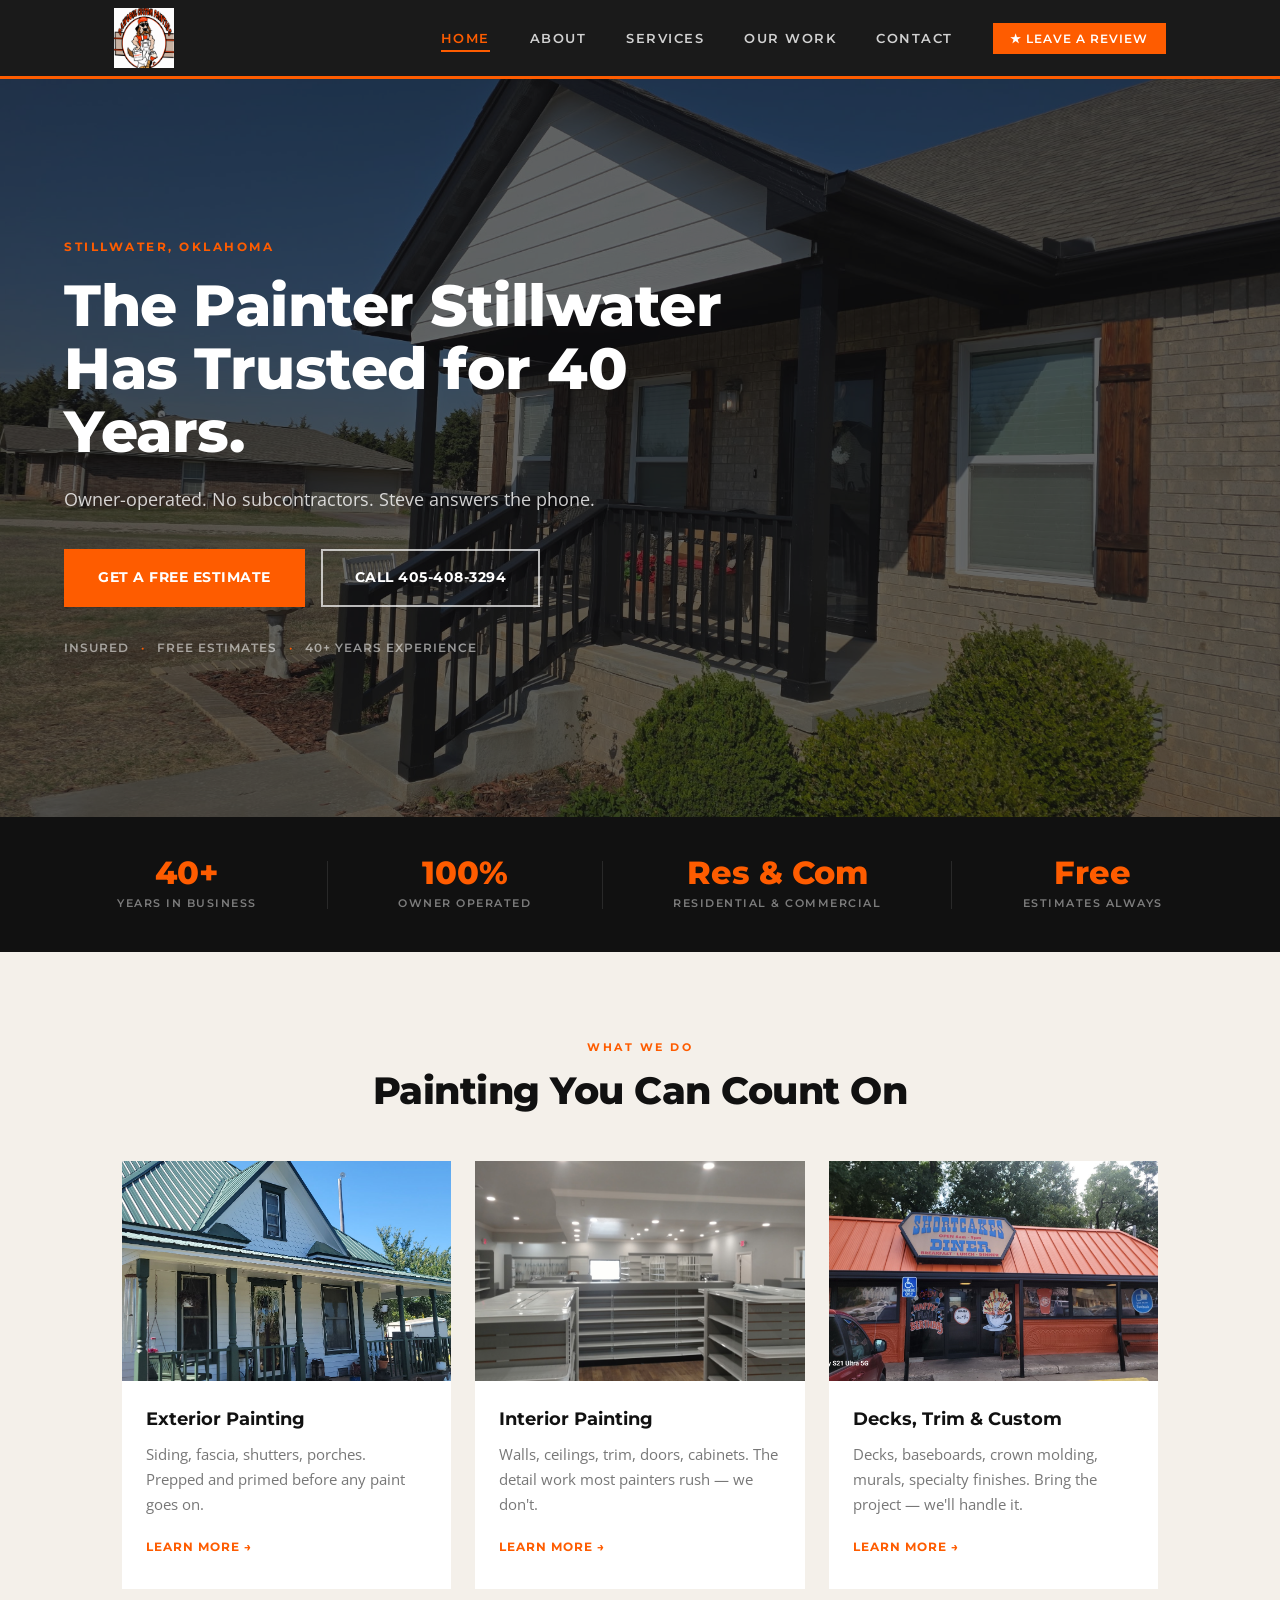
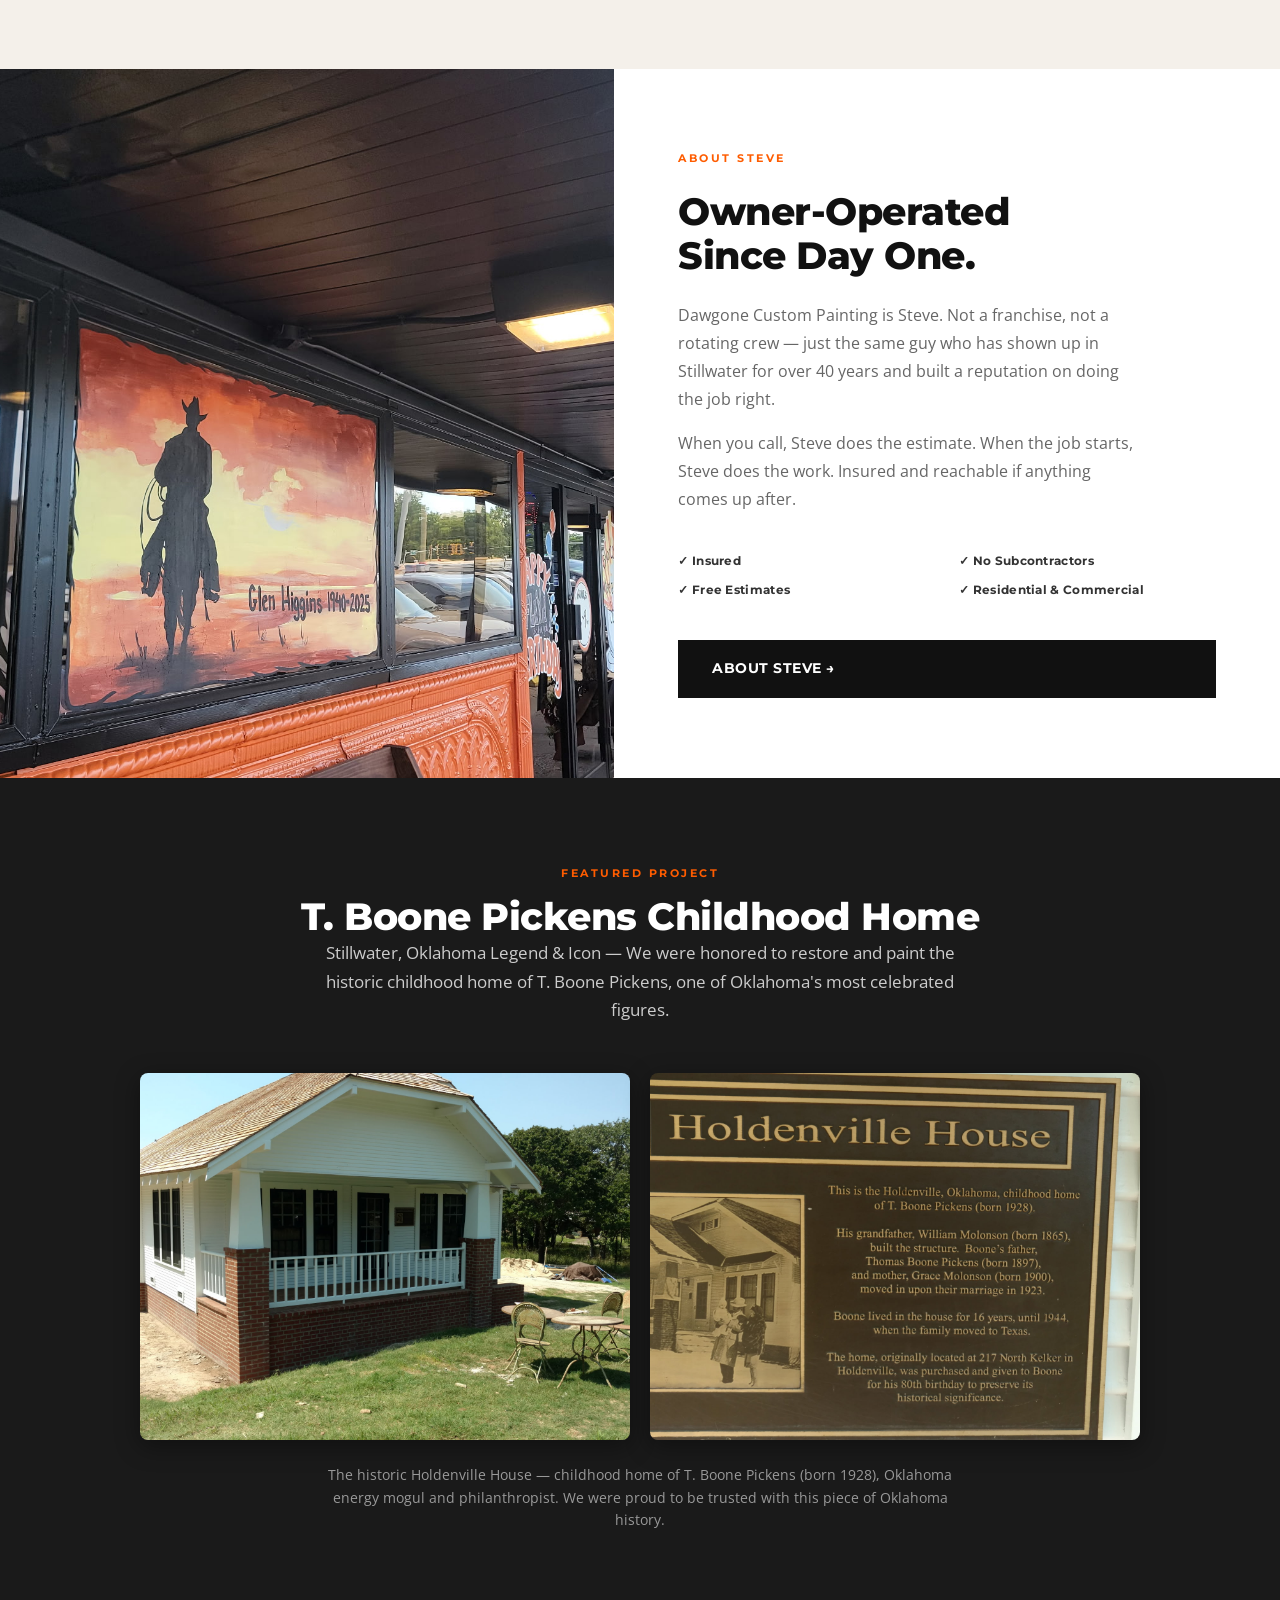
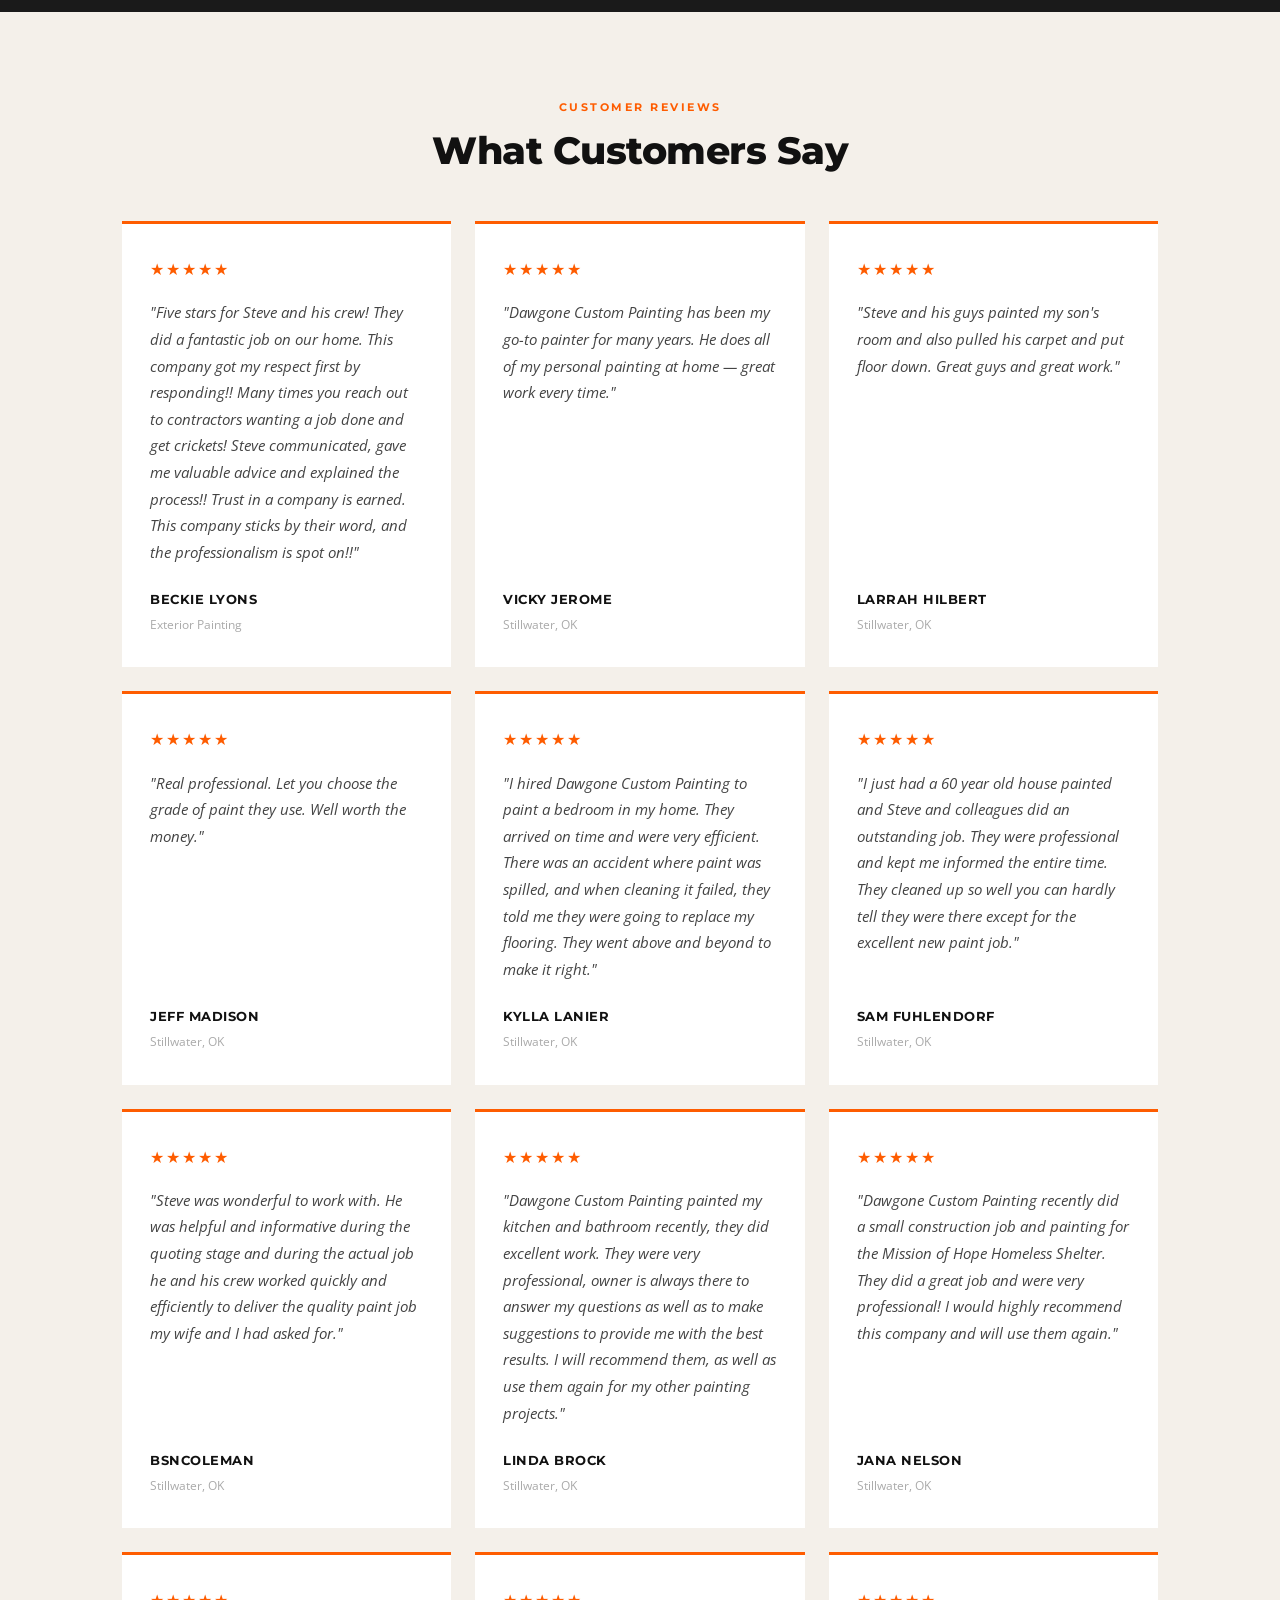
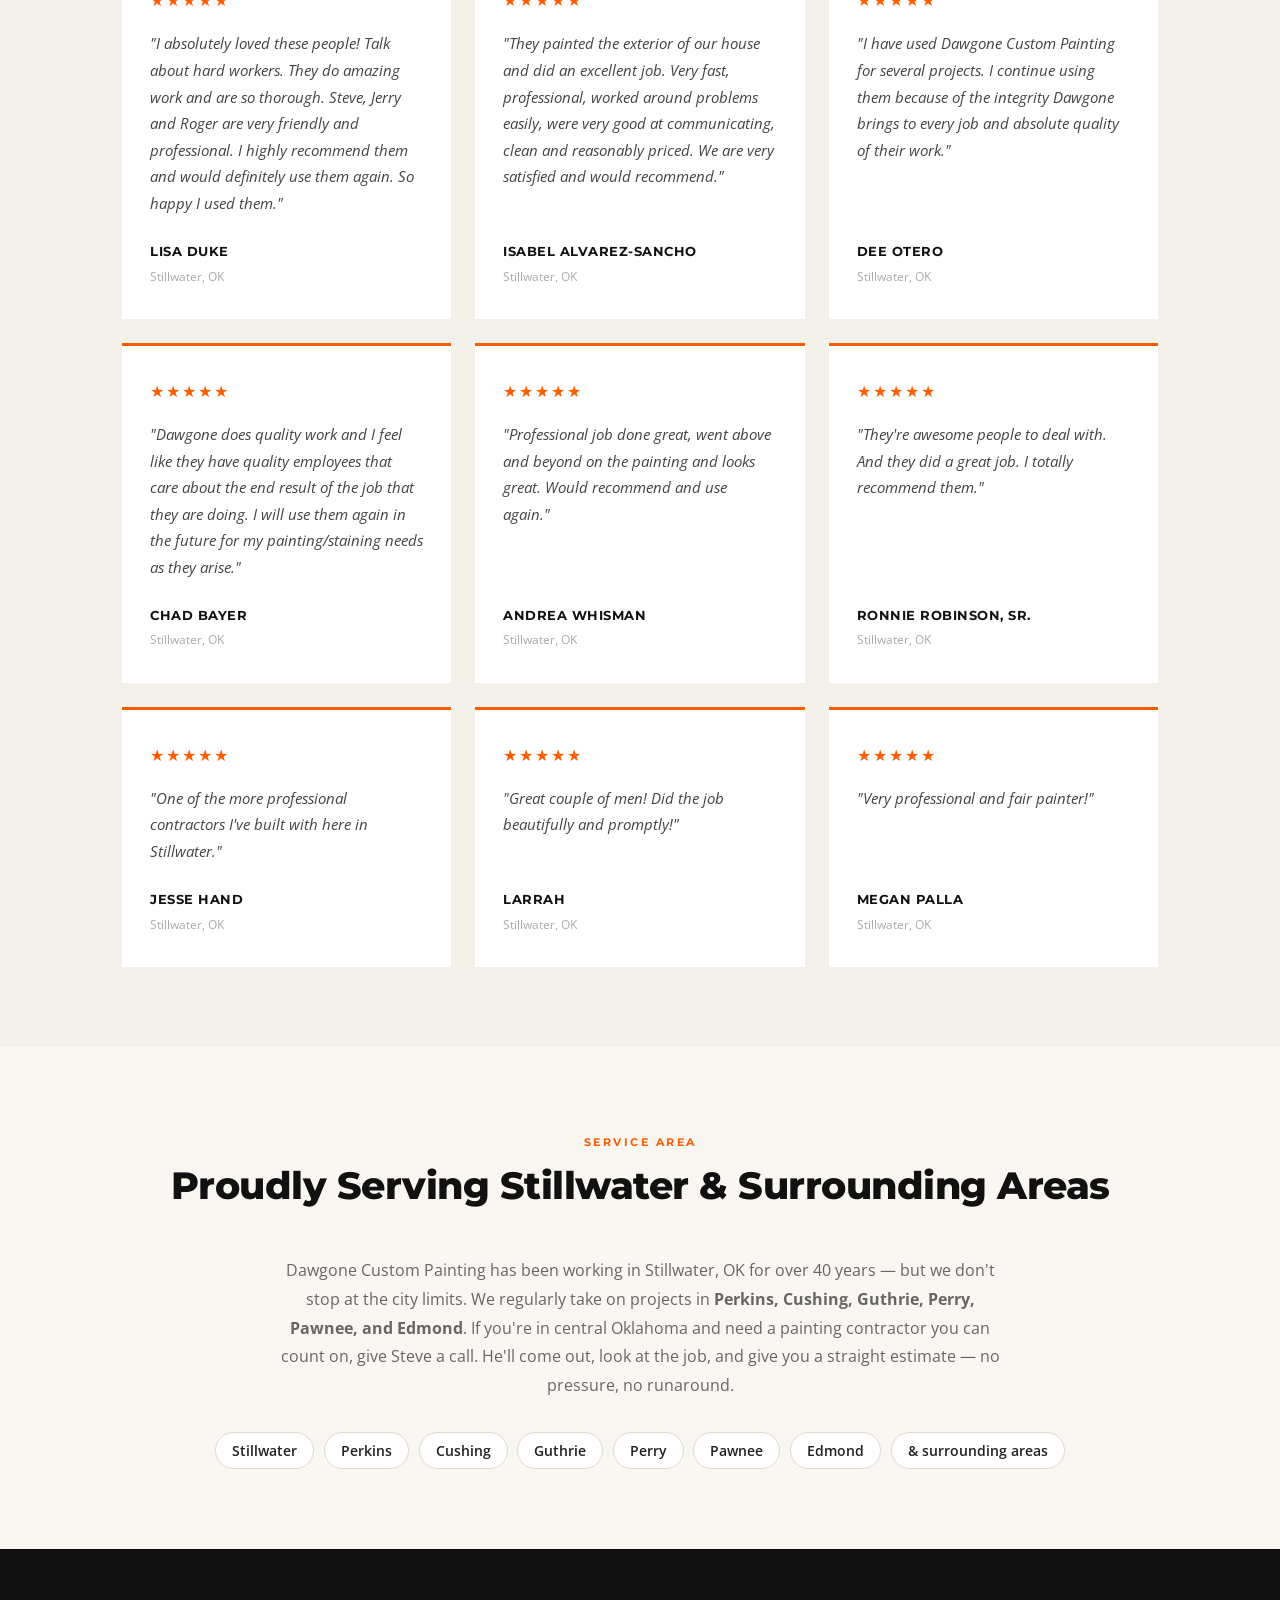
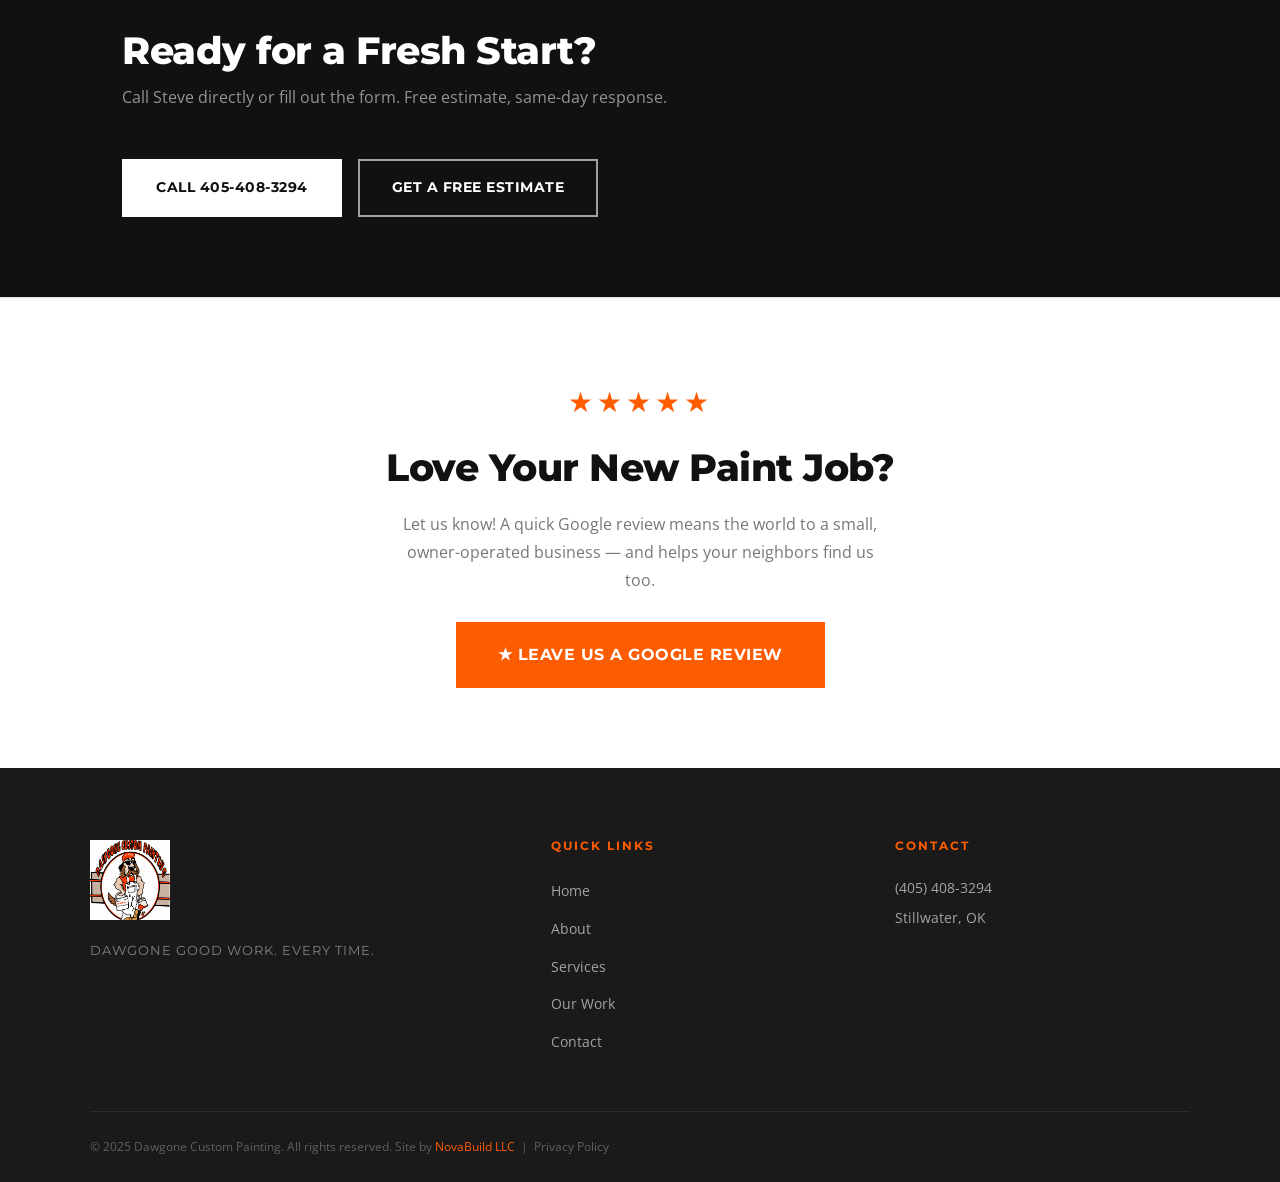
<file: index.html>
<!DOCTYPE html>
<html lang="en">
<head>
  <meta name="google-site-verification" content="q7cGQc_5XUCVXm-Hsppt7SCKDKBP_JudoUsNENX-S5E" />
  <meta charset="UTF-8" />
  <meta name="viewport" content="width=device-width, initial-scale=1.0" />
  <title>Dawgone Painting | House Painters in Stillwater, OK</title>
  <meta name="description" content="Professional interior and exterior painting in Stillwater, OK. Dawgone Painting delivers quality craftsmanship and reliable service. Call or text for a free quote." />
  <meta property="og:title" content="Dawgone Painting | House Painters in Stillwater, OK" />
  <meta property="og:description" content="40+ years of trusted painting in Oklahoma. Interior, exterior, and custom work done right." />
  <meta property="og:type" content="website" />
  <link rel="stylesheet" href="style.css" />
  <link rel="icon" type="image/png" sizes="32x32" href="/favicon/favicon-32x32.png">
  <link rel="icon" type="image/png" sizes="16x16" href="/favicon/favicon-16x16.png">
  <link rel="apple-touch-icon" sizes="180x180" href="/favicon/apple-touch-icon.png">
  <link rel="manifest" href="/favicon/site.webmanifest">
  <script type="application/ld+json">
  {
    "@context": "https://schema.org",
    "@type": "Painter",
    "name": "Dawgone Custom Painting",
    "image": "https://dawgonecustompainting.com/DawgoneLogo.png",
    "url": "https://dawgonecustompainting.com",
    "telephone": "+14054083294",
    "description": "Owner-operated painting contractor serving Stillwater, OK and surrounding areas for over 40 years. Interior painting, exterior painting, custom texture, drywall repair, and commercial services.",
    "address": {
      "@type": "PostalAddress",
      "addressLocality": "Stillwater",
      "addressRegion": "OK",
      "addressCountry": "US"
    },
    "areaServed": [
      {"@type": "City", "name": "Stillwater", "sameAs": "https://en.wikipedia.org/wiki/Stillwater,_Oklahoma"},
      {"@type": "City", "name": "Perkins"},
      {"@type": "City", "name": "Cushing"},
      {"@type": "City", "name": "Guthrie"},
      {"@type": "City", "name": "Perry"},
      {"@type": "City", "name": "Pawnee"},
      {"@type": "City", "name": "Edmond"}
    ],
    "sameAs": "https://g.page/r/CSdKPI-nlrZxEAI/review",
    "priceRange": "$$"
  }
  </script>
</head>
<body>

  <!-- NAV -->
  <nav class="nav" aria-label="Main navigation">
    <div class="nav__inner">
      <a href="index.html" class="nav__logo" aria-label="Dawgone Custom Painting — Home">
        <img src="DawgoneLogo.png" alt="Dawgone Custom Painting" />
      </a>
      <button class="nav__toggle" aria-label="Toggle navigation" aria-expanded="false">
        <span></span><span></span><span></span>
      </button>
      <ul class="nav__links">
        <li><a href="index.html" class="active">Home</a></li>
        <li><a href="about.html">About</a></li>
        <li><a href="services.html">Services</a></li>
        <li><a href="our-work.html">Our Work</a></li>
        <li><a href="contact.html">Contact</a></li>
        <li><a href="https://g.page/r/CSdKPI-nlrZxEAI/review" target="_blank" rel="noopener" class="nav__review-btn">&#9733; Leave a Review</a></li>
      </ul>
    </div>
    <div class="nav__mobile" aria-label="Mobile navigation">
      <a href="index.html" class="active">Home</a>
      <a href="about.html">About</a>
      <a href="services.html">Services</a>
      <a href="our-work.html">Our Work</a>
      <a href="contact.html">Contact</a>
      <a href="https://g.page/r/CSdKPI-nlrZxEAI/review" target="_blank" rel="noopener" class="nav__mobile-review-btn">&#9733; Leave a Review</a>
    </div>
  </nav>

  <!-- ═══ HERO ═══ -->
  <section class="hp-hero" style="background-image: url('images/d487e2d2-7b2e-4fe7-9e43-8ade3afe553c-1_all_37287.jpg');">
    <div class="hp-hero__overlay"></div>
    <div class="hp-hero__inner">
      <p class="hp-hero__eyebrow">Stillwater, Oklahoma</p>
      <h1 class="hp-hero__title">The Painter Stillwater<br>Has Trusted for 40 Years.</h1>
      <p class="hp-hero__sub">Owner-operated. No subcontractors. Steve answers the phone.</p>
      <div class="hp-hero__btns">
        <a href="contact.html" class="hp-btn hp-btn--orange">Get a Free Estimate</a>
        <a href="tel:+14054083294" class="hp-btn hp-btn--outline">Call 405-408-3294</a>
      </div>
      <div class="hp-hero__badges">
        <span>Insured</span>
        <span class="hp-hero__badge-dot">&middot;</span>
        <span>Free Estimates</span>
        <span class="hp-hero__badge-dot">&middot;</span>
        <span>40+ Years Experience</span>
      </div>
    </div>
  </section>

  <!-- ═══ TRUST BAR ═══ -->
  <div class="hp-trust">
    <div class="hp-trust__inner">
      <div class="hp-trust__item">
        <span class="hp-trust__num">40+</span>
        <span class="hp-trust__label">Years in Business</span>
      </div>
      <div class="hp-trust__divider"></div>
      <div class="hp-trust__item">
        <span class="hp-trust__num">100%</span>
        <span class="hp-trust__label">Owner Operated</span>
      </div>
      <div class="hp-trust__divider"></div>
      <div class="hp-trust__item">
        <span class="hp-trust__num">Res &amp; Com</span>
        <span class="hp-trust__label">Residential &amp; Commercial</span>
      </div>
      <div class="hp-trust__divider"></div>
      <div class="hp-trust__item">
        <span class="hp-trust__num">Free</span>
        <span class="hp-trust__label">Estimates Always</span>
      </div>
    </div>
  </div>

  <!-- ═══ SERVICES ═══ -->
  <section class="hp-section hp-services">
    <div class="hp-container">
      <div class="hp-section__head">
        <span class="hp-label">What We Do</span>
        <h2 class="hp-heading">Painting You Can Count On</h2>
      </div>
      <div class="hp-cards">

        <div class="hp-card">
          <div class="hp-card__img">
            <img src="images/project-exterior-farmhouse-2.jpg" alt="Exterior house painting in Stillwater OK by Dawgone Painting" loading="lazy" />
          </div>
          <div class="hp-card__body">
            <h3>Exterior Painting</h3>
            <p>Siding, fascia, shutters, porches. Prepped and primed before any paint goes on.</p>
            <a href="services.html" class="hp-card__link">Learn more &rarr;</a>
          </div>
        </div>

        <div class="hp-card">
          <div class="hp-card__img">
            <img src="images/project-interior-commercial.jpg" alt="Interior commercial painting Stillwater OK" loading="lazy" />
          </div>
          <div class="hp-card__body">
            <h3>Interior Painting</h3>
            <p>Walls, ceilings, trim, doors, cabinets. The detail work most painters rush — we don't.</p>
            <a href="services.html" class="hp-card__link">Learn more &rarr;</a>
          </div>
        </div>

        <div class="hp-card">
          <div class="hp-card__img">
            <img src="images/17310.jpg" alt="Custom exterior painting and trim work Stillwater OK" loading="lazy" />
          </div>
          <div class="hp-card__body">
            <h3>Decks, Trim &amp; Custom</h3>
            <p>Decks, baseboards, crown molding, murals, specialty finishes. Bring the project — we'll handle it.</p>
            <a href="services.html" class="hp-card__link">Learn more &rarr;</a>
          </div>
        </div>

      </div>
    </div>
  </section>

  <!-- ═══ ABOUT ═══ -->
  <section class="hp-section hp-about">
    <div class="hp-about__grid">
      <div class="hp-about__img">
        <img src="images/project-mural-memorial.jpg" alt="Custom mural painting by Dawgone Painting Stillwater OK" loading="lazy" />
      </div>
      <div class="hp-about__content">
        <span class="hp-label">About Steve</span>
        <h2 class="hp-heading">Owner-Operated<br>Since Day One.</h2>
        <p>Dawgone Custom Painting is Steve. Not a franchise, not a rotating crew — just the same guy who has shown up in Stillwater for over 40 years and built a reputation on doing the job right.</p>
        <p>When you call, Steve does the estimate. When the job starts, Steve does the work. Insured and reachable if anything comes up after.</p>
        <div class="hp-about__points">
          <span>&#10003; Insured</span>
          <span>&#10003; No Subcontractors</span>
          <span>&#10003; Free Estimates</span>
          <span>&#10003; Residential &amp; Commercial</span>
        </div>
        <a href="about.html" class="hp-btn hp-btn--dark">About Steve &rarr;</a>
      </div>
    </div>
  </section>

  <!-- ═══ BOONE PICKENS FEATURED PROJECT ═══ -->
  <section class="hp-section hp-boone">
    <div class="hp-container">
      <div class="hp-section__head">
        <span class="hp-label">Featured Project</span>
        <h2 class="hp-heading">T. Boone Pickens Childhood Home</h2>
        <p class="hp-boone__sub">Stillwater, Oklahoma Legend &amp; Icon — We were honored to restore and paint the historic childhood home of T. Boone Pickens, one of Oklahoma's most celebrated figures.</p>
      </div>
      <div class="hp-boone__gallery">
        <div class="hp-boone__img-wrap">
          <img src="images/boone-pickens-house.jpg" alt="T. Boone Pickens childhood home exterior after restoration and painting by Dawgone Custom Painting, Stillwater OK" loading="lazy" />
        </div>
        <div class="hp-boone__img-wrap">
          <img src="images/boone-pickens-plaque.jpg" alt="Historical plaque for T. Boone Pickens Holdenville House — childhood home of T. Boone Pickens" loading="lazy" />
        </div>
      </div>
      <p class="hp-boone__caption">The historic Holdenville House — childhood home of T. Boone Pickens (born 1928), Oklahoma energy mogul and philanthropist. We were proud to be trusted with this piece of Oklahoma history.</p>
    </div>
  </section>

  <!-- ═══ REVIEWS ═══ -->
  <section class="hp-section hp-reviews">
    <div class="hp-container">
      <div class="hp-section__head">
        <span class="hp-label">Customer Reviews</span>
        <h2 class="hp-heading">What Customers Say</h2>
      </div>
      <div class="hp-review-grid">

        <div class="hp-review">
          <div class="hp-review__stars">&#9733;&#9733;&#9733;&#9733;&#9733;</div>
          <p>"Five stars for Steve and his crew! They did a fantastic job on our home. This company got my respect first by responding!! Many times you reach out to contractors wanting a job done and get crickets! Steve communicated, gave me valuable advice and explained the process!! Trust in a company is earned. This company sticks by their word, and the professionalism is spot on!!"</p>
          <div class="hp-review__name">Beckie Lyons</div>
          <div class="hp-review__loc">Exterior Painting</div>
        </div>

        <div class="hp-review">
          <div class="hp-review__stars">&#9733;&#9733;&#9733;&#9733;&#9733;</div>
          <p>"Dawgone Custom Painting has been my go-to painter for many years. He does all of my personal painting at home — great work every time."</p>
          <div class="hp-review__name">Vicky Jerome</div>
          <div class="hp-review__loc">Stillwater, OK</div>
        </div>

        <div class="hp-review">
          <div class="hp-review__stars">&#9733;&#9733;&#9733;&#9733;&#9733;</div>
          <p>"Steve and his guys painted my son's room and also pulled his carpet and put floor down. Great guys and great work."</p>
          <div class="hp-review__name">Larrah Hilbert</div>
          <div class="hp-review__loc">Stillwater, OK</div>
        </div>

        <div class="hp-review">
          <div class="hp-review__stars">&#9733;&#9733;&#9733;&#9733;&#9733;</div>
          <p>"Real professional. Let you choose the grade of paint they use. Well worth the money."</p>
          <div class="hp-review__name">Jeff Madison</div>
          <div class="hp-review__loc">Stillwater, OK</div>
        </div>

        <div class="hp-review">
          <div class="hp-review__stars">&#9733;&#9733;&#9733;&#9733;&#9733;</div>
          <p>"I hired Dawgone Custom Painting to paint a bedroom in my home. They arrived on time and were very efficient. There was an accident where paint was spilled, and when cleaning it failed, they told me they were going to replace my flooring. They went above and beyond to make it right."</p>
          <div class="hp-review__name">Kylla Lanier</div>
          <div class="hp-review__loc">Stillwater, OK</div>
        </div>

        <div class="hp-review">
          <div class="hp-review__stars">&#9733;&#9733;&#9733;&#9733;&#9733;</div>
          <p>"I just had a 60 year old house painted and Steve and colleagues did an outstanding job. They were professional and kept me informed the entire time. They cleaned up so well you can hardly tell they were there except for the excellent new paint job."</p>
          <div class="hp-review__name">Sam Fuhlendorf</div>
          <div class="hp-review__loc">Stillwater, OK</div>
        </div>

        <div class="hp-review">
          <div class="hp-review__stars">&#9733;&#9733;&#9733;&#9733;&#9733;</div>
          <p>"Steve was wonderful to work with. He was helpful and informative during the quoting stage and during the actual job he and his crew worked quickly and efficiently to deliver the quality paint job my wife and I had asked for."</p>
          <div class="hp-review__name">Bsncoleman</div>
          <div class="hp-review__loc">Stillwater, OK</div>
        </div>

        <div class="hp-review">
          <div class="hp-review__stars">&#9733;&#9733;&#9733;&#9733;&#9733;</div>
          <p>"Dawgone Custom Painting painted my kitchen and bathroom recently, they did excellent work. They were very professional, owner is always there to answer my questions as well as to make suggestions to provide me with the best results. I will recommend them, as well as use them again for my other painting projects."</p>
          <div class="hp-review__name">Linda Brock</div>
          <div class="hp-review__loc">Stillwater, OK</div>
        </div>

        <div class="hp-review">
          <div class="hp-review__stars">&#9733;&#9733;&#9733;&#9733;&#9733;</div>
          <p>"Dawgone Custom Painting recently did a small construction job and painting for the Mission of Hope Homeless Shelter. They did a great job and were very professional! I would highly recommend this company and will use them again."</p>
          <div class="hp-review__name">Jana Nelson</div>
          <div class="hp-review__loc">Stillwater, OK</div>
        </div>

        <div class="hp-review">
          <div class="hp-review__stars">&#9733;&#9733;&#9733;&#9733;&#9733;</div>
          <p>"I absolutely loved these people! Talk about hard workers. They do amazing work and are so thorough. Steve, Jerry and Roger are very friendly and professional. I highly recommend them and would definitely use them again. So happy I used them."</p>
          <div class="hp-review__name">Lisa Duke</div>
          <div class="hp-review__loc">Stillwater, OK</div>
        </div>

        <div class="hp-review">
          <div class="hp-review__stars">&#9733;&#9733;&#9733;&#9733;&#9733;</div>
          <p>"They painted the exterior of our house and did an excellent job. Very fast, professional, worked around problems easily, were very good at communicating, clean and reasonably priced. We are very satisfied and would recommend."</p>
          <div class="hp-review__name">Isabel Alvarez-Sancho</div>
          <div class="hp-review__loc">Stillwater, OK</div>
        </div>

        <div class="hp-review">
          <div class="hp-review__stars">&#9733;&#9733;&#9733;&#9733;&#9733;</div>
          <p>"I have used Dawgone Custom Painting for several projects. I continue using them because of the integrity Dawgone brings to every job and absolute quality of their work."</p>
          <div class="hp-review__name">Dee Otero</div>
          <div class="hp-review__loc">Stillwater, OK</div>
        </div>

        <div class="hp-review">
          <div class="hp-review__stars">&#9733;&#9733;&#9733;&#9733;&#9733;</div>
          <p>"Dawgone does quality work and I feel like they have quality employees that care about the end result of the job that they are doing. I will use them again in the future for my painting/staining needs as they arise."</p>
          <div class="hp-review__name">Chad Bayer</div>
          <div class="hp-review__loc">Stillwater, OK</div>
        </div>

        <div class="hp-review">
          <div class="hp-review__stars">&#9733;&#9733;&#9733;&#9733;&#9733;</div>
          <p>"Professional job done great, went above and beyond on the painting and looks great. Would recommend and use again."</p>
          <div class="hp-review__name">Andrea Whisman</div>
          <div class="hp-review__loc">Stillwater, OK</div>
        </div>

        <div class="hp-review">
          <div class="hp-review__stars">&#9733;&#9733;&#9733;&#9733;&#9733;</div>
          <p>"They're awesome people to deal with. And they did a great job. I totally recommend them."</p>
          <div class="hp-review__name">Ronnie Robinson, Sr.</div>
          <div class="hp-review__loc">Stillwater, OK</div>
        </div>

        <div class="hp-review">
          <div class="hp-review__stars">&#9733;&#9733;&#9733;&#9733;&#9733;</div>
          <p>"One of the more professional contractors I've built with here in Stillwater."</p>
          <div class="hp-review__name">Jesse Hand</div>
          <div class="hp-review__loc">Stillwater, OK</div>
        </div>

        <div class="hp-review">
          <div class="hp-review__stars">&#9733;&#9733;&#9733;&#9733;&#9733;</div>
          <p>"Great couple of men! Did the job beautifully and promptly!"</p>
          <div class="hp-review__name">Larrah</div>
          <div class="hp-review__loc">Stillwater, OK</div>
        </div>

        <div class="hp-review">
          <div class="hp-review__stars">&#9733;&#9733;&#9733;&#9733;&#9733;</div>
          <p>"Very professional and fair painter!"</p>
          <div class="hp-review__name">Megan Palla</div>
          <div class="hp-review__loc">Stillwater, OK</div>
        </div>

      </div>
    </div>
  </section>

  <!-- ═══ AREAS WE SERVE ═══ -->
  <section class="hp-section hp-areas">
    <div class="hp-container">
      <div class="hp-section__head">
        <span class="hp-label">Service Area</span>
        <h2 class="hp-heading">Proudly Serving Stillwater &amp; Surrounding Areas</h2>
      </div>
      <p class="hp-areas__body">Dawgone Custom Painting has been working in Stillwater, OK for over 40 years — but we don't stop at the city limits. We regularly take on projects in <strong>Perkins, Cushing, Guthrie, Perry, Pawnee, and Edmond</strong>. If you're in central Oklahoma and need a painting contractor you can count on, give Steve a call. He'll come out, look at the job, and give you a straight estimate — no pressure, no runaround.</p>
      <div class="hp-areas__towns">
        <span>Stillwater</span>
        <span>Perkins</span>
        <span>Cushing</span>
        <span>Guthrie</span>
        <span>Perry</span>
        <span>Pawnee</span>
        <span>Edmond</span>
        <span>&amp; surrounding areas</span>
      </div>
    </div>
  </section>

  <!-- ═══ CTA ═══ -->
  <section class="hp-cta">
    <div class="hp-container">
      <div class="hp-cta__inner">
        <div class="hp-cta__text">
          <h2 class="hp-cta__heading">Ready for a Fresh Start?</h2>
          <p>Call Steve directly or fill out the form. Free estimate, same-day response.</p>
        </div>
        <div class="hp-cta__actions">
          <a href="tel:+14054083294" class="hp-btn hp-btn--white">Call 405-408-3294</a>
          <a href="contact.html" class="hp-btn hp-btn--outline-white">Get a Free Estimate</a>
        </div>
      </div>
    </div>
  </section>

  <!-- ═══ LEAVE A REVIEW ═══ -->
  <section class="hp-leave-review">
    <div class="hp-container">
      <div class="hp-leave-review__inner">
        <div class="hp-leave-review__stars" aria-hidden="true">&#9733;&#9733;&#9733;&#9733;&#9733;</div>
        <h2 class="hp-leave-review__heading">Love Your New Paint Job?</h2>
        <p class="hp-leave-review__sub">Let us know! A quick Google review means the world to a small, owner-operated business — and helps your neighbors find us too.</p>
        <a href="https://g.page/r/CSdKPI-nlrZxEAI/review" target="_blank" rel="noopener" class="hp-btn hp-btn--orange hp-leave-review__btn">&#9733; Leave Us a Google Review</a>
      </div>
    </div>
  </section>

  <!-- FOOTER -->
  <footer class="footer">
    <div class="footer__grid">
      <div>
        <a href="index.html" class="footer__logo">
          <img src="DawgoneLogo.png" alt="Dawgone Custom Painting" />
        </a>
        <p class="footer__tagline">Dawgone Good Work. Every Time.</p>
      </div>
      <div>
        <h4>Quick Links</h4>
        <ul class="footer__links">
          <li><a href="index.html">Home</a></li>
          <li><a href="about.html">About</a></li>
          <li><a href="services.html">Services</a></li>
          <li><a href="our-work.html">Our Work</a></li>
          <li><a href="contact.html">Contact</a></li>
        </ul>
      </div>
      <div>
        <h4>Contact</h4>
        <div class="footer__contact">
          <p><a href="tel:+14054083294">(405) 408-3294</a></p>
          <p>Stillwater, OK</p>
        </div>
      </div>
    </div>
    <div class="footer__bottom">
      <p>&copy; 2025 Dawgone Custom Painting. All rights reserved. Site by <a href="https://novabuildweb.com" target="_blank" rel="noopener" class="footer__novabuild">NovaBuild LLC</a> &nbsp;|&nbsp; <a href="privacy.html">Privacy Policy</a></p>
    </div>
  </footer>

  <script src="script.js"></script>
</body>
</html>
</file>
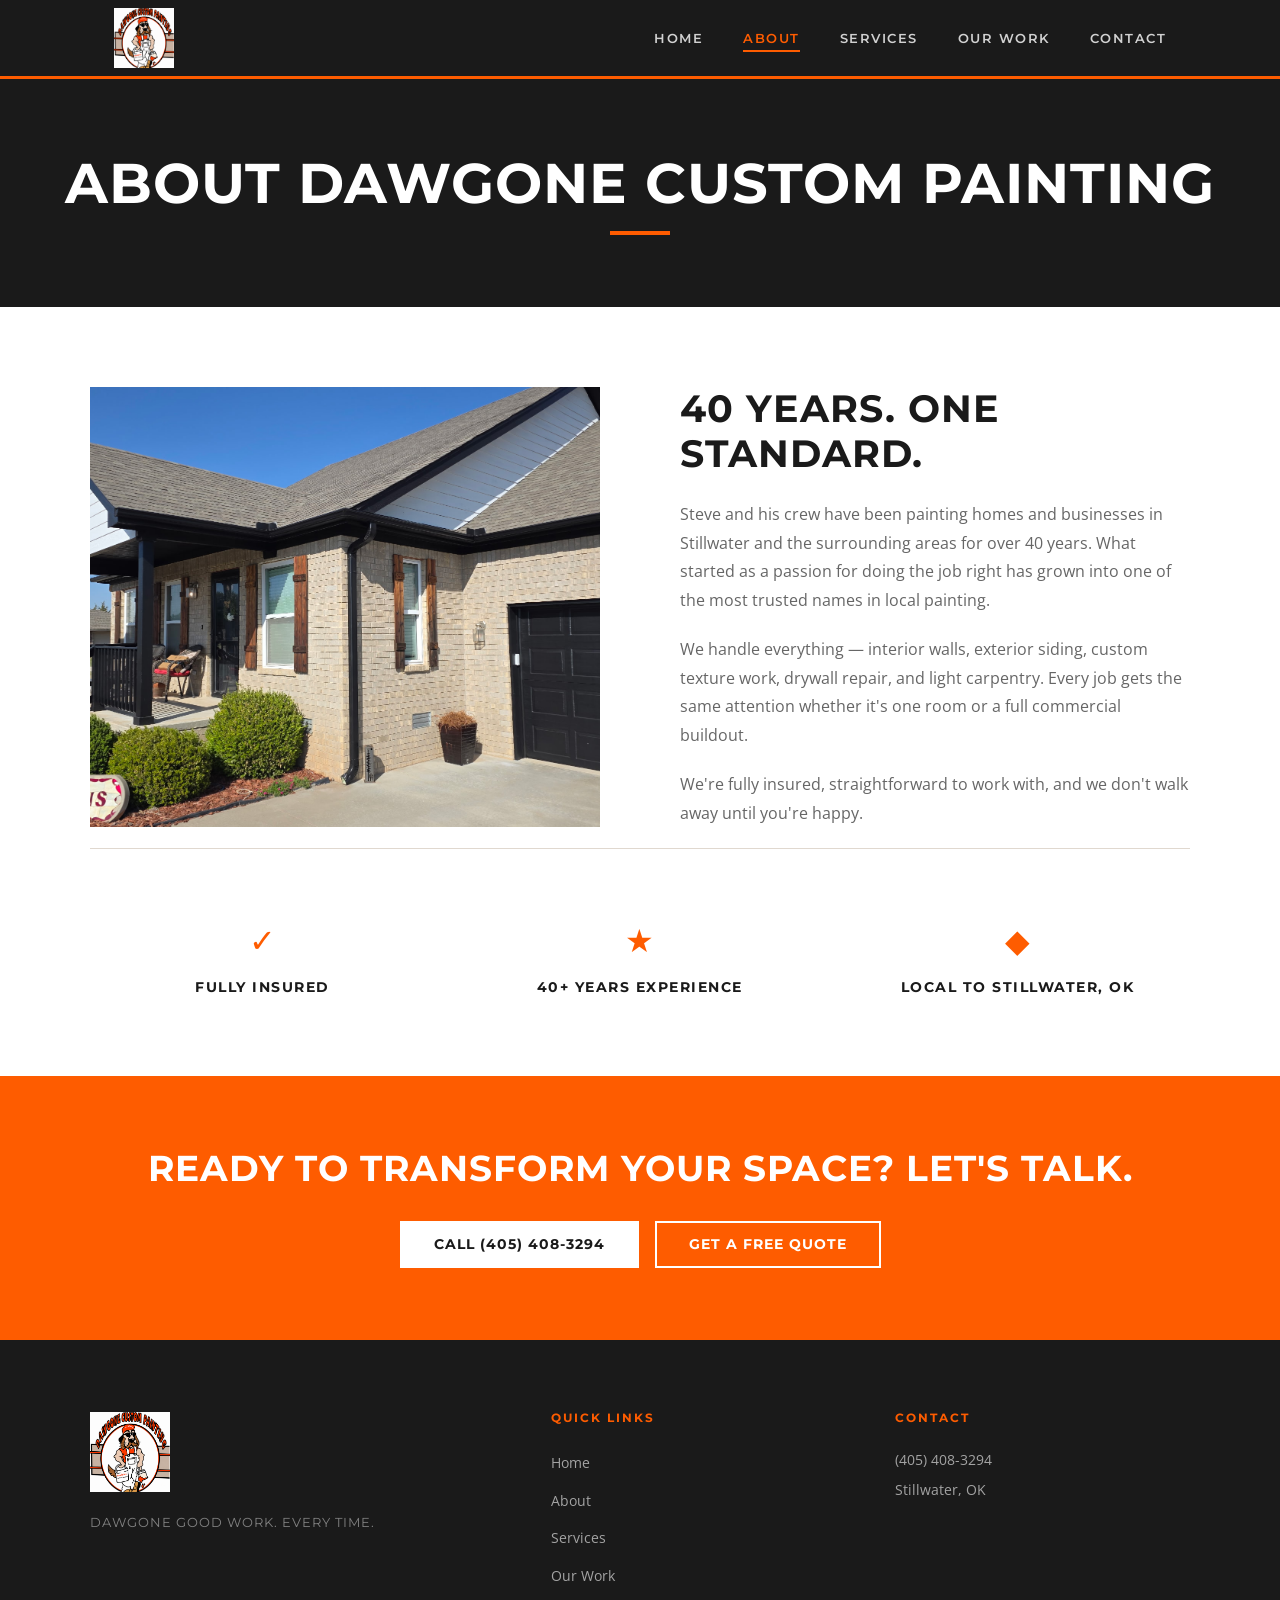
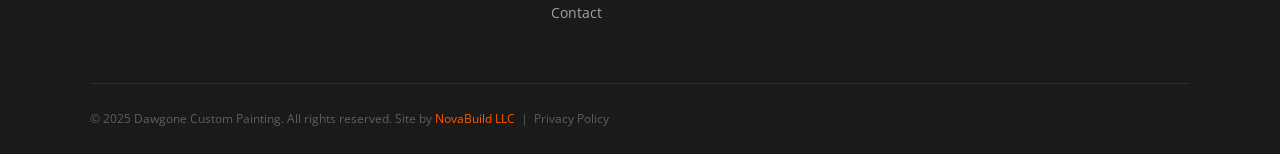
<file: about.html>
<!DOCTYPE html>
<html lang="en">
<head>
  <meta name="google-site-verification" content="q7cGQc_5XUCVXm-Hsppt7SCKDKBP_JudoUsNENX-S5E" />
  <meta charset="UTF-8" />
  <meta name="viewport" content="width=device-width, initial-scale=1.0" />
  <title>About Steve | Dawgone Custom Painting — Painting Contractor in Stillwater, OK</title>
  <meta name="description" content="Meet Steve, owner of Dawgone Custom Painting. A trusted painting contractor in Stillwater, OK for over 40 years. Owner-operated, fully insured, no subcontractors." />
  <meta property="og:title" content="About Steve | Dawgone Custom Painting — Painting Contractor in Stillwater, OK" />
  <meta property="og:description" content="40 years of trusted painting in Stillwater, OK. Insured and built on doing the job right." />
  <meta property="og:type" content="website" />
  <link rel="stylesheet" href="style.css" />
  <link rel="icon" type="image/png" sizes="32x32" href="/favicon/favicon-32x32.png">
  <link rel="icon" type="image/png" sizes="16x16" href="/favicon/favicon-16x16.png">
  <link rel="apple-touch-icon" sizes="180x180" href="/favicon/apple-touch-icon.png">
  <link rel="manifest" href="/favicon/site.webmanifest">
  <script type="application/ld+json">
  {
    "@context": "https://schema.org",
    "@type": "Painter",
    "name": "Dawgone Custom Painting",
    "url": "https://dawgonecustompainting.com",
    "telephone": "+14054083294",
    "description": "Owner-operated painting contractor serving Stillwater, OK and surrounding areas for over 40 years.",
    "address": {
      "@type": "PostalAddress",
      "addressLocality": "Stillwater",
      "addressRegion": "OK",
      "addressCountry": "US"
    },
    "areaServed": ["Stillwater, OK", "Perkins, OK", "Cushing, OK", "Guthrie, OK", "Perry, OK", "Pawnee, OK", "Edmond, OK"],
    "priceRange": "$$"
  }
  </script>
</head>
<body>

  <!-- ============================================================
       NAVIGATION
       ============================================================ -->
  <nav class="nav" aria-label="Main navigation">
    <div class="nav__inner">
      <a href="index.html" class="nav__logo" aria-label="Dawgone Custom Painting — Home">
        <img src="DawgoneLogo.png" alt="Dawgone Custom Painting" />
      </a>
      <button class="nav__toggle" aria-label="Toggle navigation" aria-expanded="false">
        <span></span>
        <span></span>
        <span></span>
      </button>
      <ul class="nav__links">
        <li><a href="index.html">Home</a></li>
        <li><a href="about.html" class="active">About</a></li>
        <li><a href="services.html">Services</a></li>
        <li><a href="our-work.html">Our Work</a></li>
        <li><a href="contact.html">Contact</a></li>
      </ul>
    </div>
    <div class="nav__mobile" aria-label="Mobile navigation">
      <a href="index.html">Home</a>
      <a href="about.html" class="active">About</a>
      <a href="services.html">Services</a>
      <a href="our-work.html">Our Work</a>
      <a href="contact.html">Contact</a>
    </div>
  </nav>

  <!-- ============================================================
       PAGE HEADER
       ============================================================ -->
  <div class="page-header">
    <h1>About Dawgone Custom Painting</h1>
    <div class="page-header__accent"></div>
  </div>

  <!-- ============================================================
       ABOUT CONTENT
       ============================================================ -->
  <section class="section section--white">
    <div class="about-layout">

      <div>
        <img src="images/project-exterior-black-after-2.jpg" alt="Completed exterior painting project by Dawgone Custom Painting" style="width:100%; height:440px; object-fit:cover; display:block;" />
      </div>

      <div class="about-text">
        <h2>40 Years. One Standard.</h2>
        <p>
          Steve and his crew have been painting homes and businesses in Stillwater
          and the surrounding areas for over 40 years. What started as a passion for
          doing the job right has grown into one of the most trusted names in local painting.
        </p>
        <p>
          We handle everything — interior walls, exterior siding, custom texture work,
          drywall repair, and light carpentry. Every job gets the same attention whether
          it's one room or a full commercial buildout.
        </p>
        <p>
          We're fully insured, straightforward to work with, and we don't walk away
          until you're happy.
        </p>
      </div>

    </div>

    <!-- Trust Points -->
    <div class="trust-points">
      <div class="trust-point">
        <span class="trust-point__icon">✓</span>
        <h4>Fully Insured</h4>
      </div>
      <div class="trust-point">
        <span class="trust-point__icon">★</span>
        <h4>40+ Years Experience</h4>
      </div>
      <div class="trust-point">
        <span class="trust-point__icon">◆</span>
        <h4>Local to Stillwater, OK</h4>
      </div>
    </div>

  </section>

  <!-- ============================================================
       CTA BANNER
       ============================================================ -->
  <section class="cta-banner">
    <h2>Ready to transform your space? Let's talk.</h2>
    <div class="cta-banner__buttons">
      <a href="tel:+14054083294" class="btn btn-white-solid">Call (405) 408-3294</a>
      <a href="contact.html" class="btn btn-outline-white">Get a Free Quote</a>
    </div>
  </section>

  <!-- ============================================================
       FOOTER
       ============================================================ -->
  <footer class="footer">
    <div class="footer__grid">
      <div>
        <a href="index.html" class="footer__logo">
          <img src="DawgoneLogo.png" alt="Dawgone Custom Painting" />
        </a>
        <p class="footer__tagline">Dawgone Good Work. Every Time.</p>
      </div>
      <div>
        <h4>Quick Links</h4>
        <ul class="footer__links">
          <li><a href="index.html">Home</a></li>
          <li><a href="about.html">About</a></li>
          <li><a href="services.html">Services</a></li>
          <li><a href="our-work.html">Our Work</a></li>
          <li><a href="contact.html">Contact</a></li>
        </ul>
      </div>
      <div>
        <h4>Contact</h4>
        <div class="footer__contact">
          <p><a href="tel:+14054083294">(405) 408-3294</a></p>
          <p>Stillwater, OK</p>
        </div>
      </div>
    </div>
    <div class="footer__bottom">
      <p>&copy; 2025 Dawgone Custom Painting. All rights reserved. Site by <a href="https://novabuildweb.com" target="_blank" rel="noopener" class="footer__novabuild">NovaBuild LLC</a> &nbsp;|&nbsp; <a href="privacy.html">Privacy Policy</a></p>
    </div>
  </footer>

  <script src="script.js"></script>
</body>
</html>
</file>
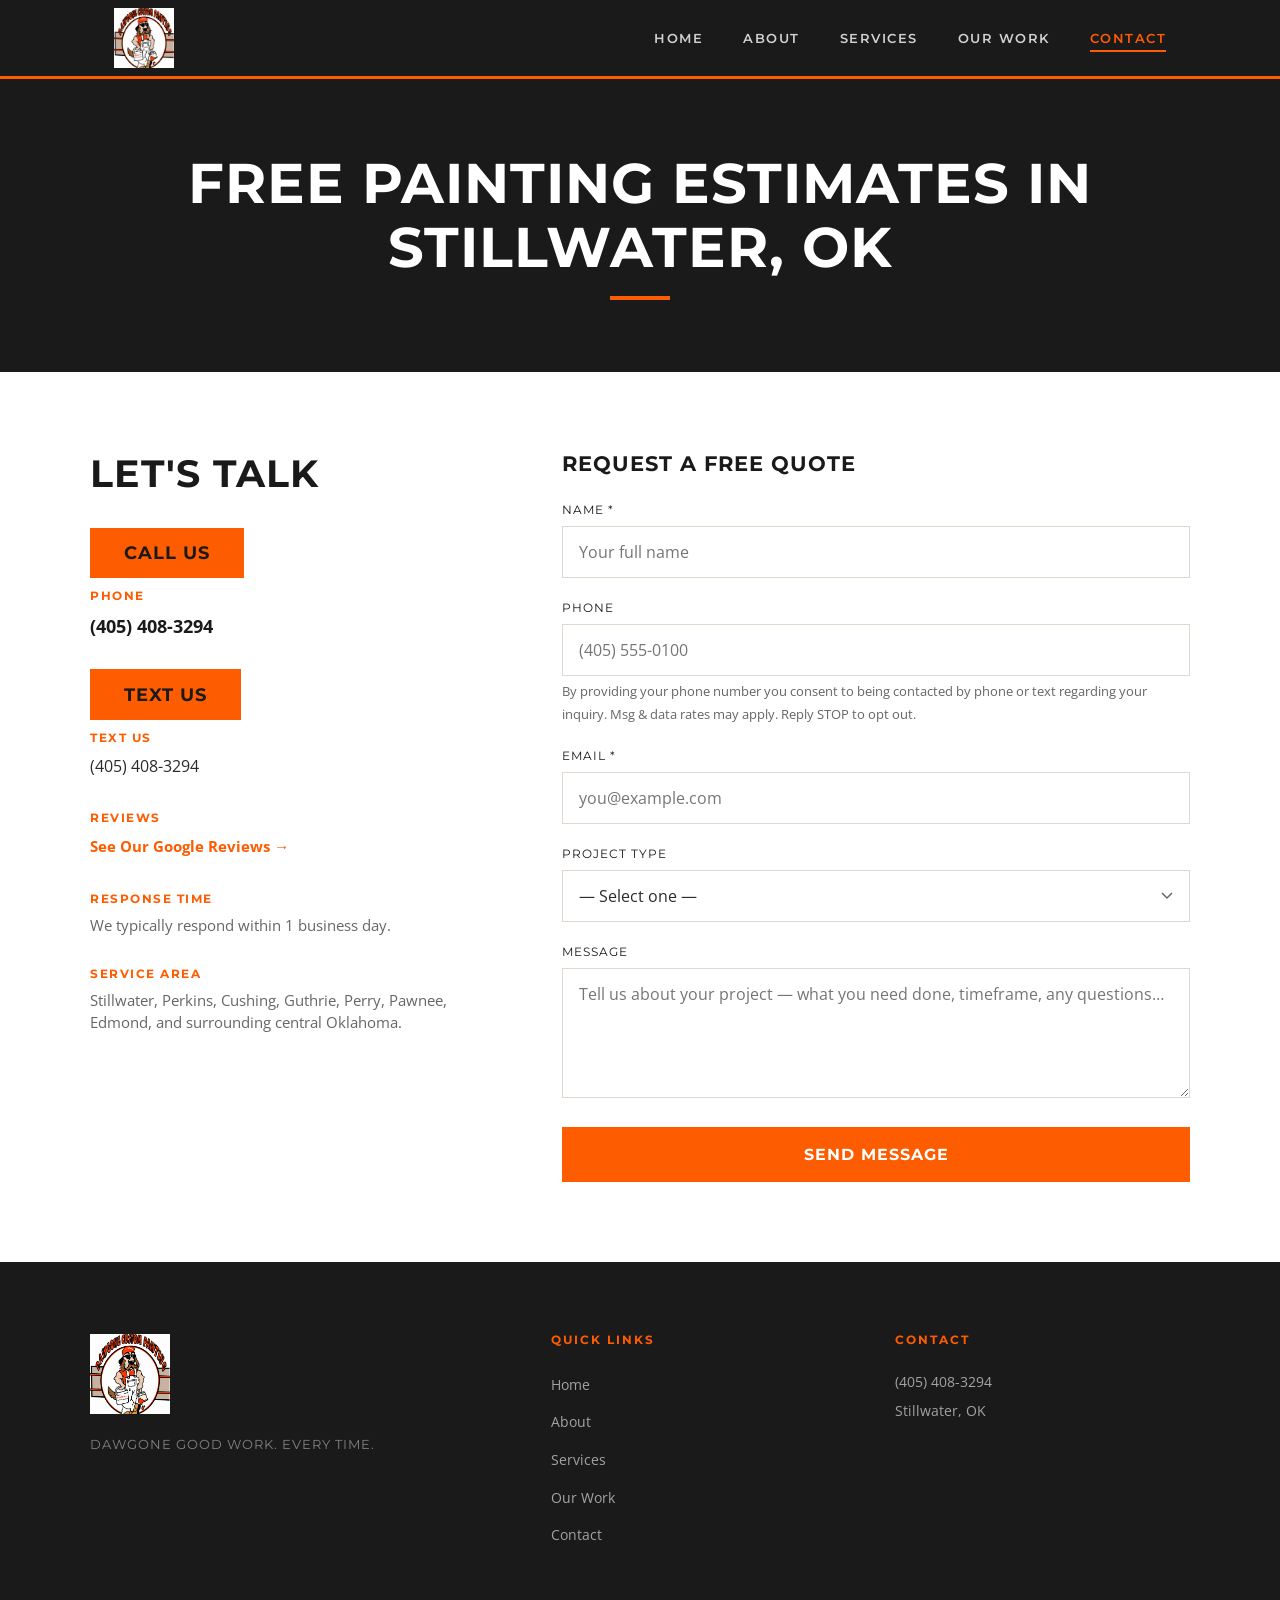
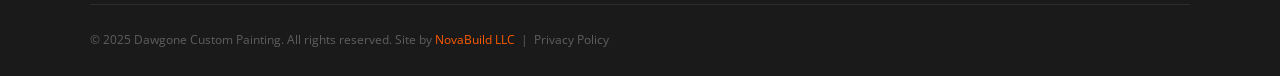
<file: contact.html>
<!DOCTYPE html>
<html lang="en">
<head>
  <meta name="google-site-verification" content="q7cGQc_5XUCVXm-Hsppt7SCKDKBP_JudoUsNENX-S5E" />
  <meta charset="UTF-8" />
  <meta name="viewport" content="width=device-width, initial-scale=1.0" />
  <title>Contact Dawgone Painting | Free Estimates in Stillwater, OK</title>
  <meta name="description" content="Contact Dawgone Painting for a free estimate in Stillwater, OK. Call or text (405) 408-3294 for interior, exterior, or commercial painting quotes." />
  <meta property="og:title" content="Contact Dawgone Painting | Free Estimates in Stillwater, OK" />
  <meta property="og:description" content="Request a free quote from Dawgone Painting — Stillwater, OK's trusted painter for over 40 years." />
  <meta property="og:type" content="website" />
  <link rel="stylesheet" href="style.css" />
  <link rel="icon" type="image/png" sizes="32x32" href="/favicon/favicon-32x32.png">
  <link rel="icon" type="image/png" sizes="16x16" href="/favicon/favicon-16x16.png">
  <link rel="apple-touch-icon" sizes="180x180" href="/favicon/apple-touch-icon.png">
  <link rel="manifest" href="/favicon/site.webmanifest">
  <script type="application/ld+json">
  {
    "@context": "https://schema.org",
    "@type": "Painter",
    "name": "Dawgone Custom Painting",
    "url": "https://dawgonecustompainting.com",
    "telephone": "+14054083294",
    "description": "Owner-operated painting contractor serving Stillwater, OK and surrounding areas for over 40 years.",
    "address": {
      "@type": "PostalAddress",
      "addressLocality": "Stillwater",
      "addressRegion": "OK",
      "addressCountry": "US"
    },
    "areaServed": ["Stillwater, OK", "Perkins, OK", "Cushing, OK", "Guthrie, OK", "Perry, OK", "Pawnee, OK", "Edmond, OK"],
    "priceRange": "$$"
  }
  </script>
</head>
<body>

  <!-- ============================================================
       NAVIGATION
       ============================================================ -->
  <nav class="nav" aria-label="Main navigation">
    <div class="nav__inner">
      <a href="index.html" class="nav__logo" aria-label="Dawgone Custom Painting — Home">
        <img src="DawgoneLogo.png" alt="Dawgone Custom Painting" />
      </a>
      <button class="nav__toggle" aria-label="Toggle navigation" aria-expanded="false">
        <span></span>
        <span></span>
        <span></span>
      </button>
      <ul class="nav__links">
        <li><a href="index.html">Home</a></li>
        <li><a href="about.html">About</a></li>
        <li><a href="services.html">Services</a></li>
        <li><a href="our-work.html">Our Work</a></li>
        <li><a href="contact.html" class="active">Contact</a></li>
      </ul>
    </div>
    <div class="nav__mobile" aria-label="Mobile navigation">
      <a href="index.html">Home</a>
      <a href="about.html">About</a>
      <a href="services.html">Services</a>
      <a href="our-work.html">Our Work</a>
      <a href="contact.html" class="active">Contact</a>
    </div>
  </nav>

  <!-- ============================================================
       PAGE HEADER
       ============================================================ -->
  <div class="page-header">
    <h1>Free Painting Estimates in Stillwater, OK</h1>
    <div class="page-header__accent"></div>
  </div>

  <!-- ============================================================
       CONTACT LAYOUT
       ============================================================ -->
  <section class="section section--white">
    <div class="contact-layout">

      <!-- LEFT: Contact Info -->
      <div class="contact-info">
        <h2>Let's Talk</h2>

        <div class="contact-detail">
          <a href="tel:+14054083294" class="btn btn-primary" style="display:inline-block; margin-bottom:0.5rem;">Call Us</a>
          <div><strong>Phone</strong> <span style="font-weight:normal;"><a href="tel:+14054083294">(405) 408-3294</a></span></div>
        </div>

        <div class="contact-detail">
          <a href="sms:+14054083294?body=Hi!%20I%20found%20Dawgone%20Painting%20online%20and%20would%20love%20to%20get%20a%20free%20estimate.%20Can%20you%20help%3F" class="btn btn-primary" style="display:inline-block; margin-bottom:0.5rem;">Text Us</a>
          <div><strong>Text Us</strong> (405) 408-3294</div>
        </div>

        <div class="contact-detail">
          <strong>Reviews</strong>
          <a href="https://www.google.com/search?q=Dawgone+Custom+Painting" target="_blank" rel="noopener" style="font-size:0.95rem; color: var(--orange); font-weight:700;">
            See Our Google Reviews →
          </a>
        </div>

        <div class="contact-detail">
          <strong>Response Time</strong>
          <p>We typically respond within 1 business day.</p>
        </div>

        <div class="contact-detail">
          <strong>Service Area</strong>
          <p>Stillwater, Perkins, Cushing, Guthrie, Perry, Pawnee, Edmond, and surrounding central Oklahoma.</p>
        </div>
      </div>

      <!-- RIGHT: Contact Form -->
      <div class="contact-form-wrap">
        <h3>Request a Free Quote</h3>

        <!-- Success message — shown when URL contains ?submitted=true -->
        <div class="form-success" id="form-success">
          Thanks for reaching out! We'll be in touch within 1 business day to discuss your project.
        </div>

        <form name="contact" method="POST" data-netlify="true" action="/contact.html?submitted=true">
          <input type="hidden" name="form-name" value="contact" />

          <div class="form-group">
            <label for="name">Name *</label>
            <input type="text" id="name" name="name" required placeholder="Your full name" />
          </div>

          <div class="form-group">
            <label for="phone">Phone</label>
            <input type="tel" id="phone" name="phone" placeholder="(405) 555-0100" />
            <p style="font-size:0.8rem;color:#666;margin-top:4px;">By providing your phone number you consent to being contacted by phone or text regarding your inquiry. Msg &amp; data rates may apply. Reply STOP to opt out.</p>
          </div>

          <div class="form-group">
            <label for="email">Email *</label>
            <input type="email" id="email" name="email" required placeholder="you@example.com" />
          </div>

          <div class="form-group">
            <label for="project-type">Project Type</label>
            <select id="project-type" name="project-type">
              <option value="">— Select one —</option>
              <option value="interior">Interior</option>
              <option value="exterior">Exterior</option>
              <option value="both">Both</option>
              <option value="commercial">Commercial</option>
              <option value="other">Other</option>
            </select>
          </div>

          <div class="form-group">
            <label for="message">Message</label>
            <textarea id="message" name="message" placeholder="Tell us about your project — what you need done, timeframe, any questions…"></textarea>
          </div>

          <button type="submit" class="form-submit">Send Message</button>
        </form>
      </div>

    </div>
  </section>

  <!-- ============================================================
       FOOTER
       ============================================================ -->
  <footer class="footer">
    <div class="footer__grid">
      <div>
        <a href="index.html" class="footer__logo">
          <img src="DawgoneLogo.png" alt="Dawgone Custom Painting" />
        </a>
        <p class="footer__tagline">Dawgone Good Work. Every Time.</p>
      </div>
      <div>
        <h4>Quick Links</h4>
        <ul class="footer__links">
          <li><a href="index.html">Home</a></li>
          <li><a href="about.html">About</a></li>
          <li><a href="services.html">Services</a></li>
          <li><a href="our-work.html">Our Work</a></li>
          <li><a href="contact.html">Contact</a></li>
        </ul>
      </div>
      <div>
        <h4>Contact</h4>
        <div class="footer__contact">
          <p><a href="tel:+14054083294">(405) 408-3294</a></p>
          <p>Stillwater, OK</p>
        </div>
      </div>
    </div>
    <div class="footer__bottom">
      <p>&copy; 2025 Dawgone Custom Painting. All rights reserved. Site by <a href="https://novabuildweb.com" target="_blank" rel="noopener" class="footer__novabuild">NovaBuild LLC</a> &nbsp;|&nbsp; <a href="privacy.html">Privacy Policy</a></p>
    </div>
  </footer>

  <script src="script.js"></script>
</body>
</html>
</file>
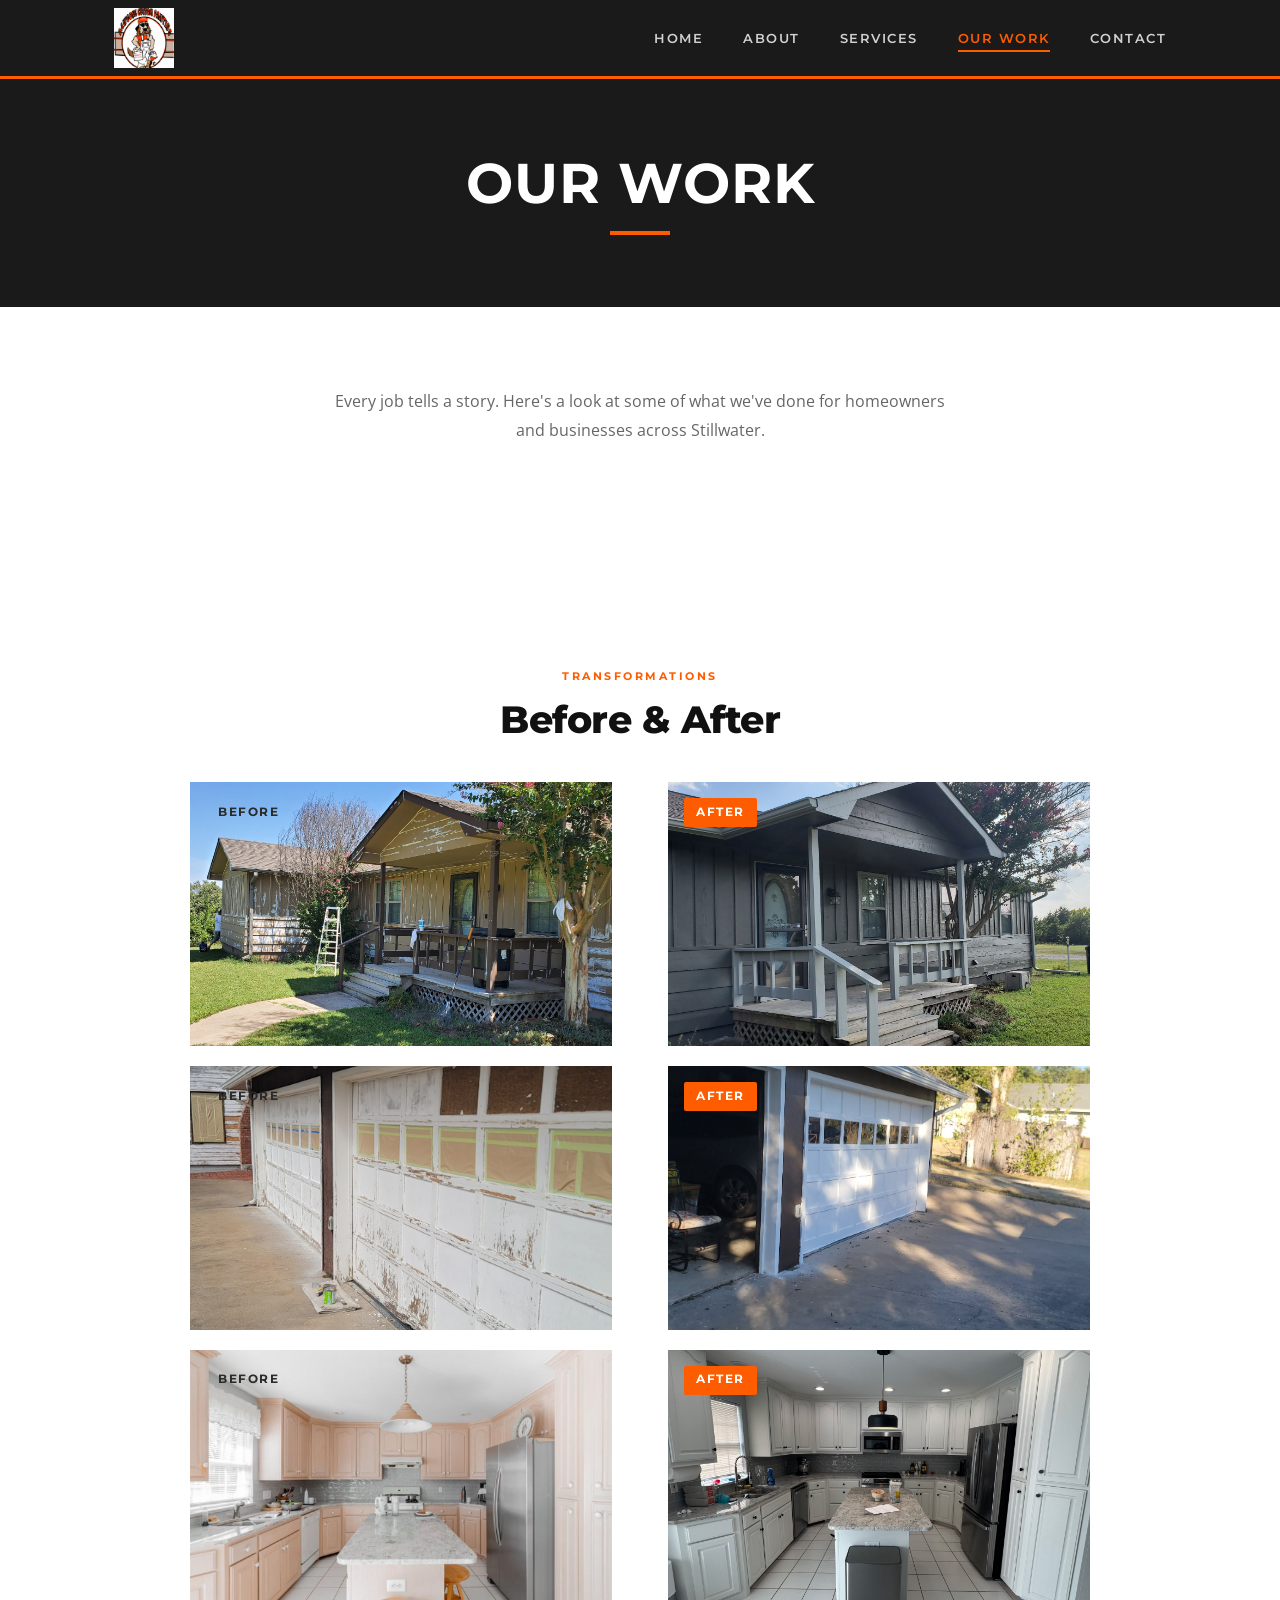
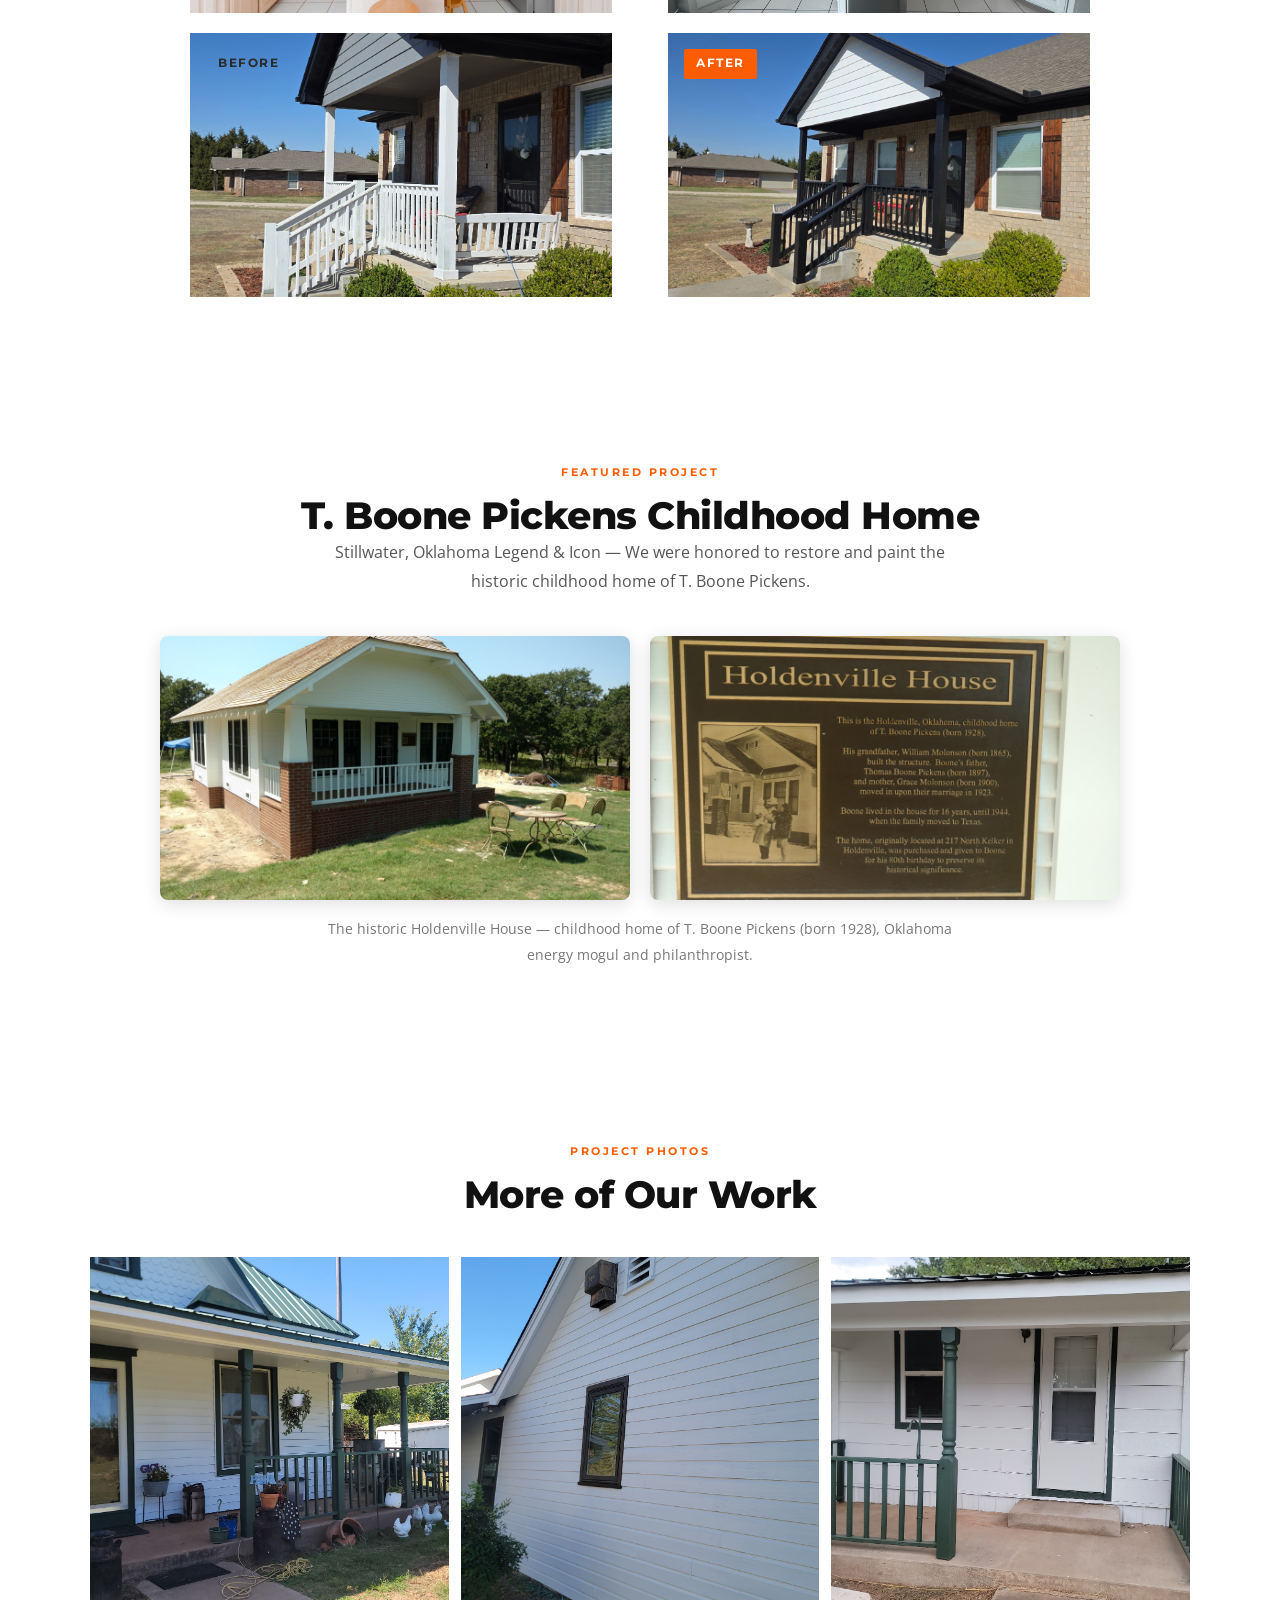
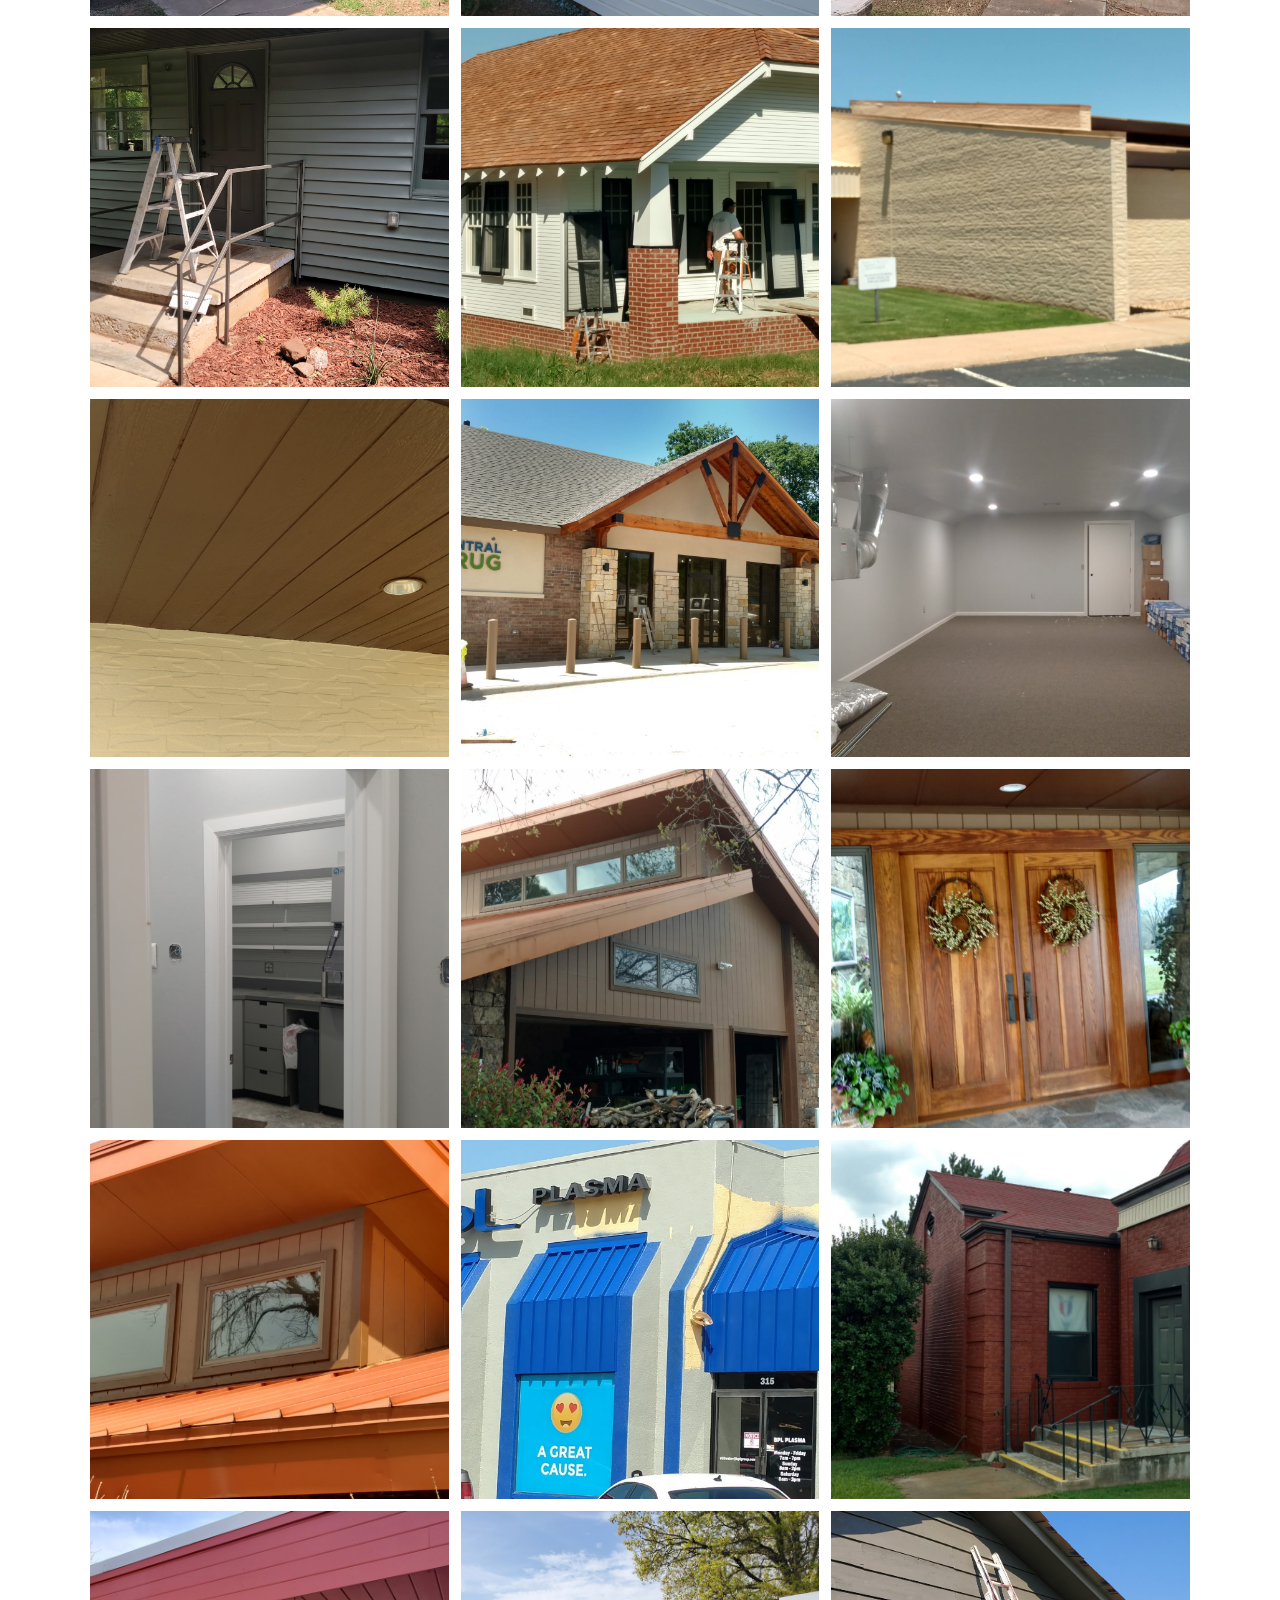
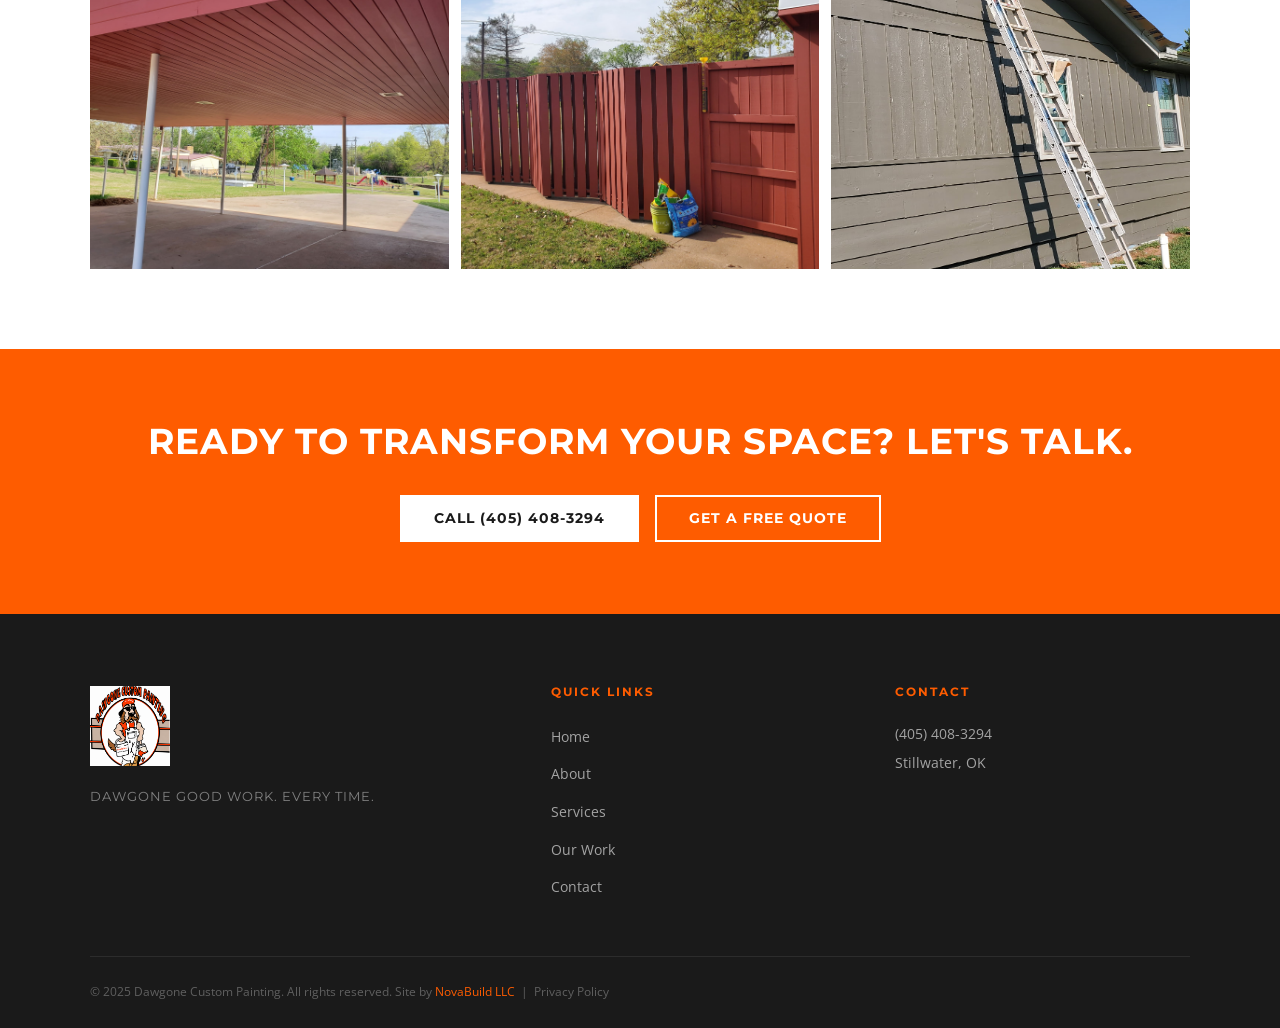
<file: our-work.html>
<!DOCTYPE html>
<html lang="en">
<head>
  <meta name="google-site-verification" content="q7cGQc_5XUCVXm-Hsppt7SCKDKBP_JudoUsNENX-S5E" />
  <meta charset="UTF-8" />
  <meta name="viewport" content="width=device-width, initial-scale=1.0" />
  <title>Our Work | Dawgone Painting — Before &amp; After Projects in Stillwater, OK</title>
  <meta name="description" content="See before and after painting photos from Dawgone Painting in Stillwater, OK — interior, exterior, commercial, and custom projects." />
  <meta property="og:title" content="Our Work | Dawgone Painting — Before &amp; After Projects in Stillwater, OK" />
  <meta property="og:description" content="Interior, exterior, and custom painting projects from Stillwater, OK's most trusted painter." />
  <meta property="og:type" content="website" />
  <link rel="stylesheet" href="style.css" />
  <link rel="icon" type="image/png" sizes="32x32" href="/favicon/favicon-32x32.png">
  <link rel="icon" type="image/png" sizes="16x16" href="/favicon/favicon-16x16.png">
  <link rel="apple-touch-icon" sizes="180x180" href="/favicon/apple-touch-icon.png">
  <link rel="manifest" href="/favicon/site.webmanifest">
  <script type="application/ld+json">
  {
    "@context": "https://schema.org",
    "@type": "Painter",
    "name": "Dawgone Custom Painting",
    "url": "https://dawgonecustompainting.com",
    "telephone": "+14054083294",
    "description": "Owner-operated painting contractor serving Stillwater, OK and surrounding areas for over 40 years.",
    "address": {
      "@type": "PostalAddress",
      "addressLocality": "Stillwater",
      "addressRegion": "OK",
      "addressCountry": "US"
    },
    "areaServed": ["Stillwater, OK", "Perkins, OK", "Cushing, OK", "Guthrie, OK", "Perry, OK", "Pawnee, OK", "Edmond, OK"],
    "priceRange": "$$"
  }
  </script>
  <style>
    .ow-placeholder {
      width: 100%;
      height: 100%;
      background: #d0c8be;
      display: flex;
      align-items: center;
      justify-content: center;
      color: #888;
      font-size: 0.85rem;
      font-family: sans-serif;
    }
  </style>
</head>
<body>

  <!-- NAV -->
  <nav class="nav" aria-label="Main navigation">
    <div class="nav__inner">
      <a href="index.html" class="nav__logo" aria-label="Dawgone Custom Painting — Home">
        <img src="DawgoneLogo.png" alt="Dawgone Custom Painting" />
      </a>
      <button class="nav__toggle" aria-label="Toggle navigation" aria-expanded="false">
        <span></span><span></span><span></span>
      </button>
      <ul class="nav__links">
        <li><a href="index.html">Home</a></li>
        <li><a href="about.html">About</a></li>
        <li><a href="services.html">Services</a></li>
        <li><a href="our-work.html" class="active">Our Work</a></li>
        <li><a href="contact.html">Contact</a></li>
      </ul>
    </div>
    <div class="nav__mobile" aria-label="Mobile navigation">
      <a href="index.html">Home</a>
      <a href="about.html">About</a>
      <a href="services.html">Services</a>
      <a href="our-work.html" class="active">Our Work</a>
      <a href="contact.html">Contact</a>
    </div>
  </nav>

  <!-- PAGE HEADER -->
  <div class="page-header">
    <h1>Our Work</h1>
    <div class="page-header__accent"></div>
  </div>

  <!-- INTRO -->
  <section class="section section--white">
    <p class="work-intro container">
      Every job tells a story. Here's a look at some of what we've done for homeowners and businesses across Stillwater.
    </p>
  </section>

  <!-- BEFORE & AFTER -->
  <section class="before-after-section">
    <div class="hp-container">
      <div class="hp-section__head" style="margin-bottom:2.5rem;">
        <span class="hp-label">Transformations</span>
        <h2 class="hp-heading">Before &amp; After</h2>
      </div>
    </div>
    <div class="before-after__rows">

      <!-- Example 1 -->
      <div class="before-after__row">
        <div class="before-after__item">
          <img src="images/ba1-before.jpg" alt="Exterior house before painting Stillwater OK" loading="lazy" />
          <span class="ba-badge">Before</span>
        </div>
        <div class="before-after__item">
          <img src="images/ba1-after.jpg" alt="Exterior house after painting Stillwater OK" loading="lazy" />
          <span class="ba-badge ba-badge--after">After</span>
        </div>
      </div>

      <!-- Example 2 -->
      <div class="before-after__row">
        <div class="before-after__item">
          <img src="images/ba2-before.jpg" alt="Garage doors before painting Stillwater OK" loading="lazy" />
          <span class="ba-badge">Before</span>
        </div>
        <div class="before-after__item">
          <img src="images/ba2-after.jpg" alt="Garage doors after painting Stillwater OK" loading="lazy" />
          <span class="ba-badge ba-badge--after">After</span>
        </div>
      </div>

      <!-- Example 3 -->
      <div class="before-after__row">
        <div class="before-after__item">
          <img src="images/ba3-before.png" alt="Kitchen cabinets before painting Stillwater OK" loading="lazy" />
          <span class="ba-badge">Before</span>
        </div>
        <div class="before-after__item">
          <img src="images/ba3-after.jpg" alt="Kitchen cabinets after painting Stillwater OK" loading="lazy" />
          <span class="ba-badge ba-badge--after">After</span>
        </div>
      </div>

      <!-- Example 4 -->
      <div class="before-after__row">
        <div class="before-after__item">
          <img src="images/ba4-before.jpg" alt="Exterior porch before painting Stillwater OK" loading="lazy" />
          <span class="ba-badge">Before</span>
        </div>
        <div class="before-after__item">
          <img src="images/ba4-after.jpg" alt="Exterior porch after painting Stillwater OK" loading="lazy" />
          <span class="ba-badge ba-badge--after">After</span>
        </div>
      </div>

    </div>
  </section>

  <!-- BOONE PICKENS FEATURED PROJECT -->
  <section class="section section--white">
    <div class="hp-container">
      <div class="hp-section__head" style="margin-bottom:2.5rem;">
        <span class="hp-label">Featured Project</span>
        <h2 class="hp-heading">T. Boone Pickens Childhood Home</h2>
        <p style="text-align:center;max-width:640px;margin:0 auto 2rem;color:#555;">Stillwater, Oklahoma Legend &amp; Icon — We were honored to restore and paint the historic childhood home of T. Boone Pickens.</p>
      </div>
      <div class="hp-boone__gallery" style="display:grid;grid-template-columns:1fr 1fr;gap:1.25rem;max-width:960px;margin:0 auto 1rem;">
        <div style="overflow:hidden;border-radius:8px;box-shadow:0 4px 18px rgba(0,0,0,0.13);">
          <img src="images/boone-pickens-house.jpg" alt="T. Boone Pickens childhood home exterior after restoration and painting by Dawgone Custom Painting, Stillwater OK" loading="lazy" style="width:100%;height:100%;object-fit:cover;display:block;" />
        </div>
        <div style="overflow:hidden;border-radius:8px;box-shadow:0 4px 18px rgba(0,0,0,0.13);">
          <img src="images/boone-pickens-plaque.jpg" alt="Historical plaque for T. Boone Pickens Holdenville House" loading="lazy" style="width:100%;height:100%;object-fit:cover;display:block;" />
        </div>
      </div>
      <p style="text-align:center;font-size:0.9rem;color:#777;max-width:640px;margin:0 auto 0.5rem;">The historic Holdenville House — childhood home of T. Boone Pickens (born 1928), Oklahoma energy mogul and philanthropist.</p>
    </div>
  </section>

  <!-- PHOTO GALLERY -->
  <section class="section section--white">
    <div class="hp-container">
      <div class="hp-section__head" style="margin-bottom:2.5rem;">
        <span class="hp-label">Project Photos</span>
        <h2 class="hp-heading">More of Our Work</h2>
      </div>
    </div>
    <div class="portfolio-grid">
      <div class="portfolio-grid__item"><img src="images/17385 2.jpg" alt="Exterior house painting — farmhouse siding and trim, Stillwater OK" loading="lazy"></div>
      <div class="portfolio-grid__item"><img src="images/project-kitchen-after.jpg" alt="Kitchen cabinet painting — fresh white finish, Stillwater OK" loading="lazy"></div>
      <div class="portfolio-grid__item"><img src="images/project-exterior-cottage-after.jpg" alt="Exterior cottage painting completed by Dawgone Custom Painting, Stillwater OK" loading="lazy"></div>
      <div class="portfolio-grid__item"><img src="images/17174.jpg" alt="Exterior residential painting — siding and shutters, Stillwater OK" loading="lazy"></div>
      <div class="portfolio-grid__item"><img src="images/IMG_20190821_091924871_HDR.jpg" alt="Interior wall painting — bedroom, Stillwater OK" loading="lazy"></div>
      <div class="portfolio-grid__item"><img src="images/IMG_20190712_135534464_HDR.jpg" alt="Exterior painting — house trim and siding detail, Stillwater OK" loading="lazy"></div>
      <div class="portfolio-grid__item"><img src="images/IMG_20190618_140708864_TOP.jpg" alt="Interior painting — living room walls and ceiling, Stillwater OK" loading="lazy"></div>
      <div class="portfolio-grid__item"><img src="images/IMG_20190510_143615671_HDR.jpg" alt="Exterior painting — porch and fascia work, Stillwater OK" loading="lazy"></div>
      <div class="portfolio-grid__item"><img src="images/IMG_20190509_140900976_TOP.jpg" alt="Exterior house painting in progress, Stillwater OK" loading="lazy"></div>
      <div class="portfolio-grid__item"><img src="images/IMG_20190509_140824226.jpg" alt="Exterior siding painting — close-up finish detail, Stillwater OK" loading="lazy"></div>
      <div class="portfolio-grid__item"><img src="images/IMG_20190403_122729172.jpg" alt="Commercial interior painting — office space, Stillwater OK" loading="lazy"></div>
      <div class="portfolio-grid__item"><img src="images/IMG_20190403_122634848_HDR.jpg" alt="Interior painting — walls and trim, Stillwater OK" loading="lazy"></div>
      <div class="portfolio-grid__item"><img src="images/IMG_20190322_122718777_HDR.jpg" alt="Interior ceiling and wall painting, Stillwater OK" loading="lazy"></div>
      <div class="portfolio-grid__item"><img src="images/IMG_20180820_152914927_TOP.jpg" alt="Exterior painting — residential home, Stillwater OK" loading="lazy"></div>
      <div class="portfolio-grid__item"><img src="images/image000000.jpg" alt="Custom painting project by Dawgone Custom Painting, Stillwater OK" loading="lazy"></div>
      <div class="portfolio-grid__item"><img src="images/20210413_164608.jpg" alt="Interior room painting — fresh coat on walls and trim, Stillwater OK" loading="lazy"></div>
      <div class="portfolio-grid__item"><img src="images/20210413_164523.jpg" alt="Interior painting — detail work on doors and trim, Stillwater OK" loading="lazy"></div>
      <div class="portfolio-grid__item"><img src="images/2759.jpg" alt="Exterior painting project completed by Dawgone Custom Painting, Stillwater OK" loading="lazy"></div>
    </div>
  </section>

  <!-- CTA -->
  <section class="cta-banner">
    <h2>Ready to transform your space? Let's talk.</h2>
    <div class="cta-banner__buttons">
      <a href="tel:+14054083294" class="btn btn-white-solid">Call (405) 408-3294</a>
      <a href="contact.html" class="btn btn-outline-white">Get a Free Quote</a>
    </div>
  </section>

  <!-- FOOTER -->
  <footer class="footer">
    <div class="footer__grid">
      <div>
        <a href="index.html" class="footer__logo">
          <img src="DawgoneLogo.png" alt="Dawgone Custom Painting" />
        </a>
        <p class="footer__tagline">Dawgone Good Work. Every Time.</p>
      </div>
      <div>
        <h4>Quick Links</h4>
        <ul class="footer__links">
          <li><a href="index.html">Home</a></li>
          <li><a href="about.html">About</a></li>
          <li><a href="services.html">Services</a></li>
          <li><a href="our-work.html">Our Work</a></li>
          <li><a href="contact.html">Contact</a></li>
        </ul>
      </div>
      <div>
        <h4>Contact</h4>
        <div class="footer__contact">
          <p><a href="tel:+14054083294">(405) 408-3294</a></p>
          <p>Stillwater, OK</p>
        </div>
      </div>
    </div>
    <div class="footer__bottom">
      <p>&copy; 2025 Dawgone Custom Painting. All rights reserved. Site by <a href="https://novabuildweb.com" target="_blank" rel="noopener" class="footer__novabuild">NovaBuild LLC</a> &nbsp;|&nbsp; <a href="privacy.html">Privacy Policy</a></p>
    </div>
  </footer>

  <script src="script.js"></script>
</body>
</html>
</file>
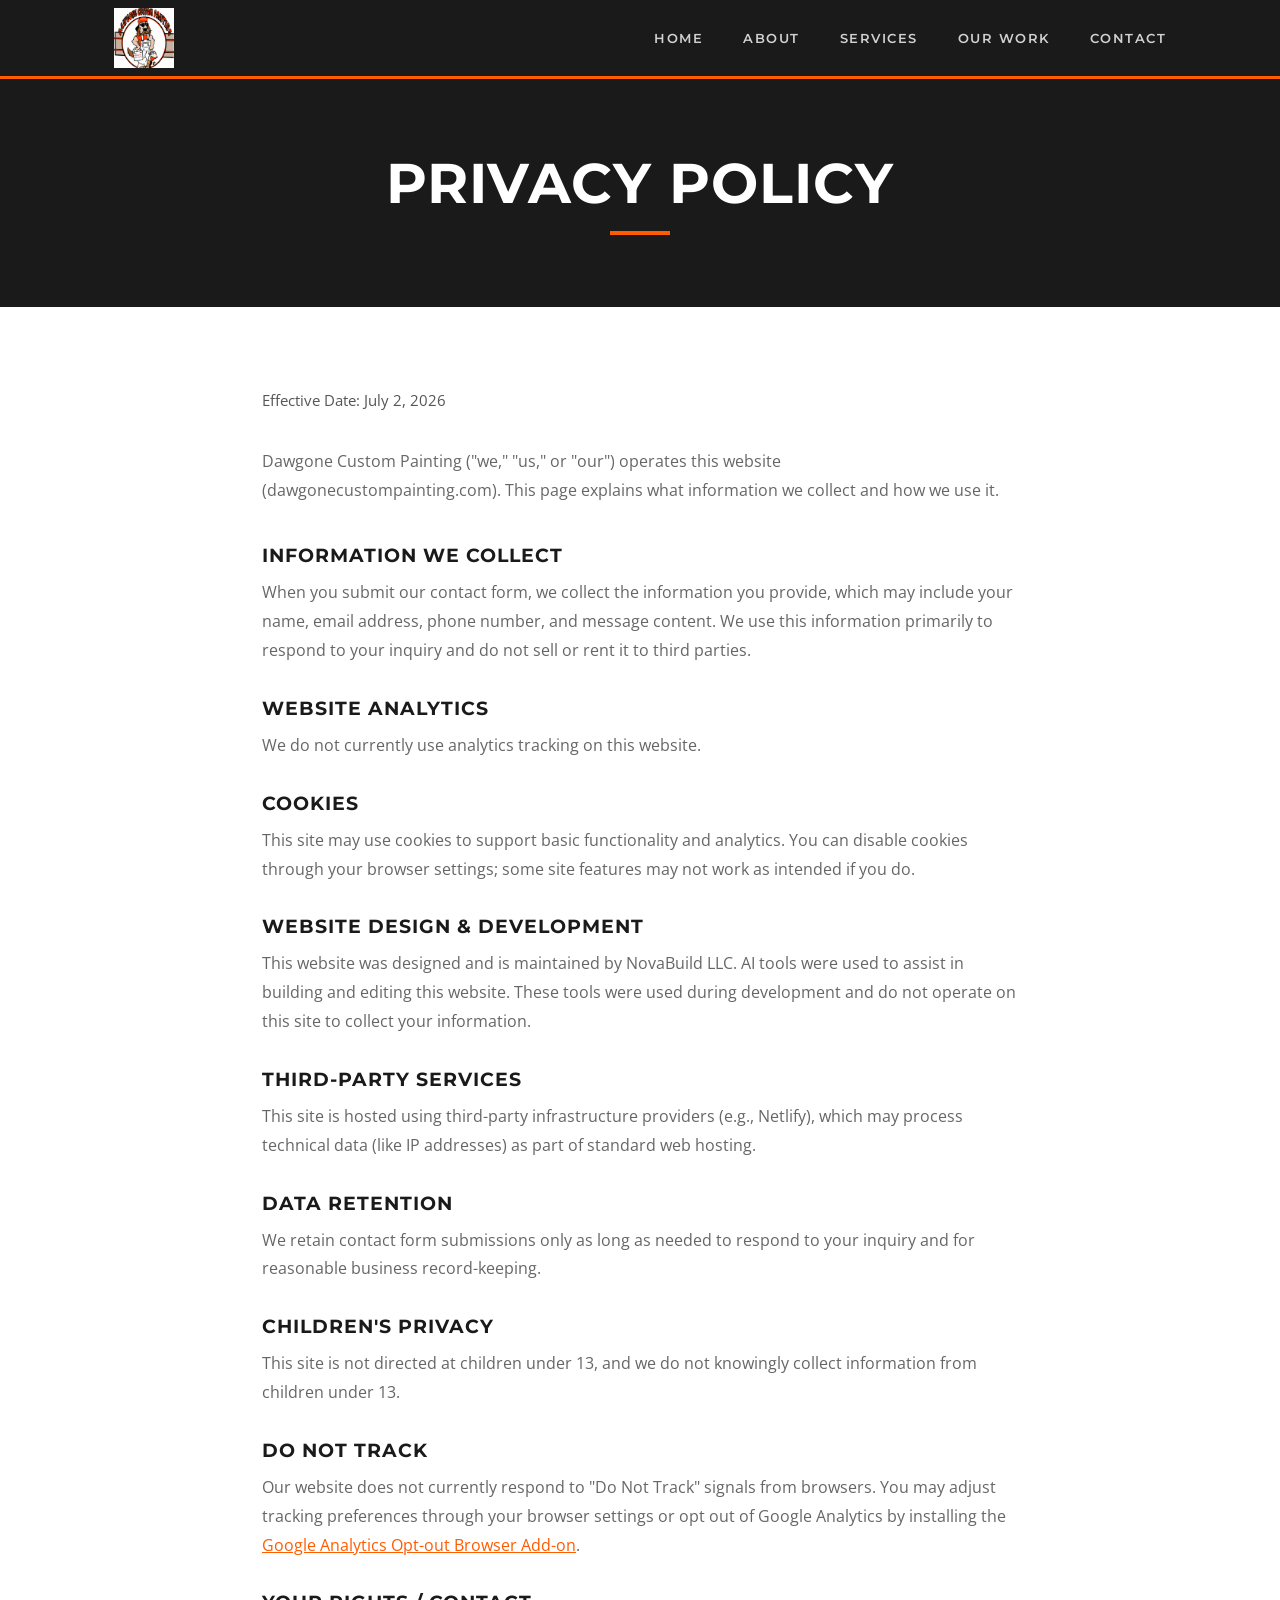
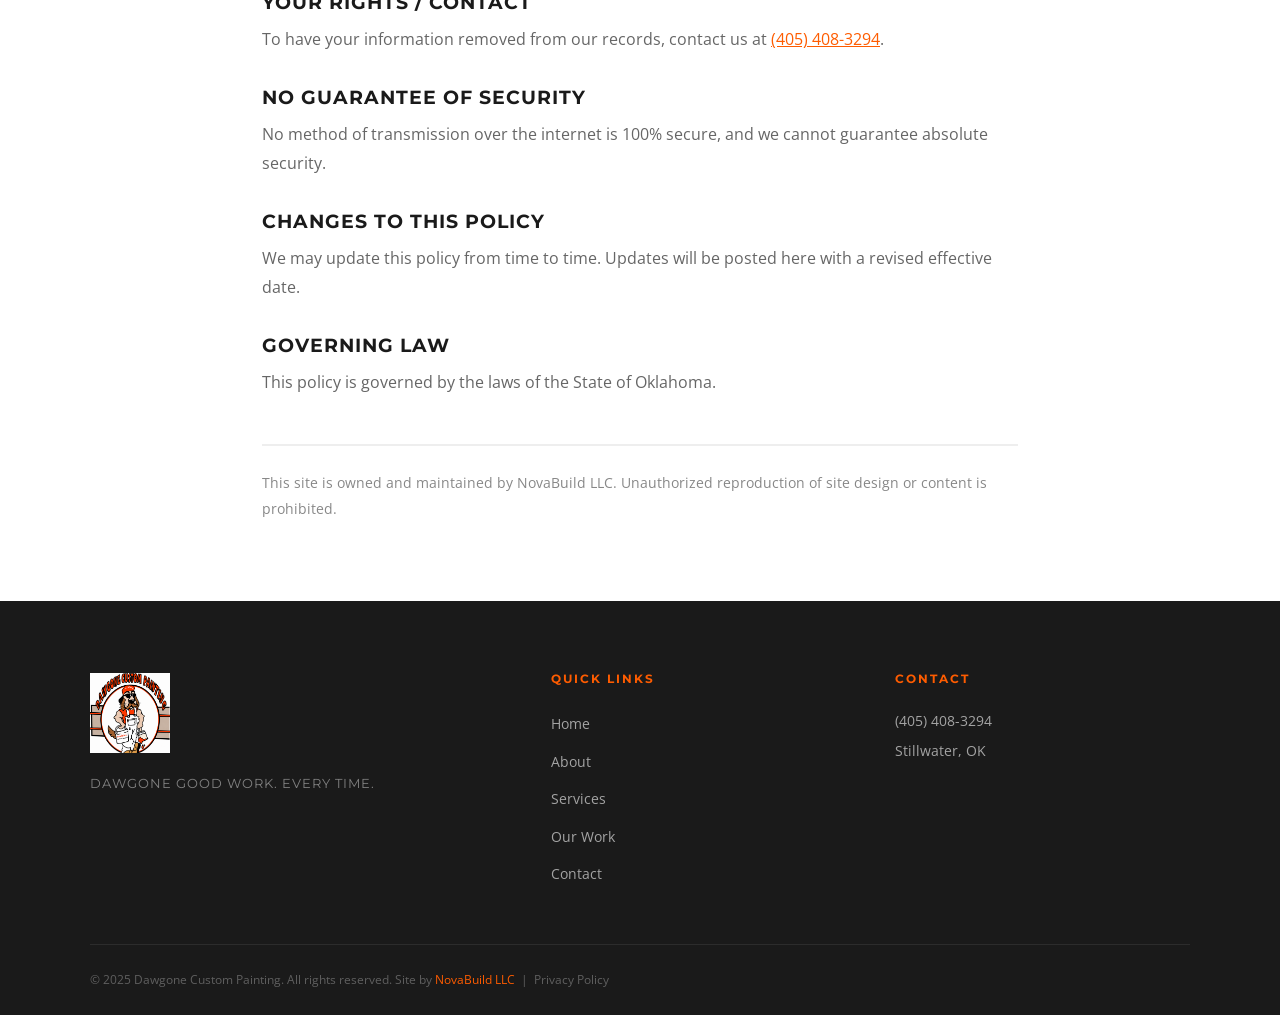
<file: privacy.html>
<!DOCTYPE html>
<html lang="en">
<head>
  <meta name="google-site-verification" content="q7cGQc_5XUCVXm-Hsppt7SCKDKBP_JudoUsNENX-S5E" />
  <meta charset="UTF-8" />
  <meta name="viewport" content="width=device-width, initial-scale=1.0" />
  <title>Privacy Policy | Dawgone Custom Painting</title>
  <meta name="description" content="Privacy Policy for Dawgone Custom Painting — what information we collect, how we use it, and your rights." />
  <meta name="robots" content="noindex" />
  <link rel="stylesheet" href="style.css" />
  <link rel="icon" type="image/png" sizes="32x32" href="/favicon/favicon-32x32.png">
  <link rel="icon" type="image/png" sizes="16x16" href="/favicon/favicon-16x16.png">
  <link rel="apple-touch-icon" sizes="180x180" href="/favicon/apple-touch-icon.png">
  <link rel="manifest" href="/favicon/site.webmanifest">
</head>
<body>

  <!-- NAV -->
  <nav class="nav" aria-label="Main navigation">
    <div class="nav__inner">
      <a href="index.html" class="nav__logo" aria-label="Dawgone Custom Painting — Home">
        <img src="DawgoneLogo.png" alt="Dawgone Custom Painting" />
      </a>
      <button class="nav__toggle" aria-label="Toggle navigation" aria-expanded="false">
        <span></span><span></span><span></span>
      </button>
      <ul class="nav__links">
        <li><a href="index.html">Home</a></li>
        <li><a href="about.html">About</a></li>
        <li><a href="services.html">Services</a></li>
        <li><a href="our-work.html">Our Work</a></li>
        <li><a href="contact.html">Contact</a></li>
      </ul>
    </div>
    <div class="nav__mobile" aria-label="Mobile navigation">
      <a href="index.html">Home</a>
      <a href="about.html">About</a>
      <a href="services.html">Services</a>
      <a href="our-work.html">Our Work</a>
      <a href="contact.html">Contact</a>
    </div>
  </nav>

  <!-- PAGE HEADER -->
  <div class="page-header">
    <h1>Privacy Policy</h1>
    <div class="page-header__accent"></div>
  </div>

  <!-- PRIVACY CONTENT -->
  <section class="section section--white">
    <div class="hp-container" style="max-width:820px;">

      <p style="margin-bottom:2rem;color:var(--gray,#555);font-size:0.95rem;">Effective Date: July 2, 2026</p>

      <p style="margin-bottom:2.5rem;">Dawgone Custom Painting ("we," "us," or "our") operates this website (dawgonecustompainting.com). This page explains what information we collect and how we use it.</p>

      <div style="margin-bottom:2rem;">
        <h2 style="font-size:1.2rem;margin-bottom:0.75rem;color:var(--black,#111);">Information We Collect</h2>
        <p>When you submit our contact form, we collect the information you provide, which may include your name, email address, phone number, and message content. We use this information primarily to respond to your inquiry and do not sell or rent it to third parties.</p>
      </div>

      <div style="margin-bottom:2rem;">
        <h2 style="font-size:1.2rem;margin-bottom:0.75rem;color:var(--black,#111);">Website Analytics</h2>
        <p>We do not currently use analytics tracking on this website.</p>
      </div>

      <div style="margin-bottom:2rem;">
        <h2 style="font-size:1.2rem;margin-bottom:0.75rem;color:var(--black,#111);">Cookies</h2>
        <p>This site may use cookies to support basic functionality and analytics. You can disable cookies through your browser settings; some site features may not work as intended if you do.</p>
      </div>

      <div style="margin-bottom:2rem;">
        <h2 style="font-size:1.2rem;margin-bottom:0.75rem;color:var(--black,#111);">Website Design &amp; Development</h2>
        <p>This website was designed and is maintained by NovaBuild LLC. AI tools were used to assist in building and editing this website. These tools were used during development and do not operate on this site to collect your information.</p>
      </div>

      <div style="margin-bottom:2rem;">
        <h2 style="font-size:1.2rem;margin-bottom:0.75rem;color:var(--black,#111);">Third-Party Services</h2>
        <p>This site is hosted using third-party infrastructure providers (e.g., Netlify), which may process technical data (like IP addresses) as part of standard web hosting.</p>
      </div>

      <div style="margin-bottom:2rem;">
        <h2 style="font-size:1.2rem;margin-bottom:0.75rem;color:var(--black,#111);">Data Retention</h2>
        <p>We retain contact form submissions only as long as needed to respond to your inquiry and for reasonable business record-keeping.</p>
      </div>

      <div style="margin-bottom:2rem;">
        <h2 style="font-size:1.2rem;margin-bottom:0.75rem;color:var(--black,#111);">Children's Privacy</h2>
        <p>This site is not directed at children under 13, and we do not knowingly collect information from children under 13.</p>
      </div>

      <div style="margin-bottom:2rem;">
        <h2 style="font-size:1.2rem;margin-bottom:0.75rem;color:var(--black,#111);">Do Not Track</h2>
        <p>Our website does not currently respond to "Do Not Track" signals from browsers. You may adjust tracking preferences through your browser settings or opt out of Google Analytics by installing the <a href="https://tools.google.com/dlpage/gaoptout" target="_blank" rel="noopener" style="color:var(--orange,#e85c2e);text-decoration:underline;">Google Analytics Opt-out Browser Add-on</a>.</p>
      </div>

      <div style="margin-bottom:2rem;">
        <h2 style="font-size:1.2rem;margin-bottom:0.75rem;color:var(--black,#111);">Your Rights / Contact</h2>
        <p>To have your information removed from our records, contact us at <a href="tel:+14054083294" style="color:var(--orange,#e85c2e);text-decoration:underline;">(405) 408-3294</a>.</p>
      </div>

      <div style="margin-bottom:2rem;">
        <h2 style="font-size:1.2rem;margin-bottom:0.75rem;color:var(--black,#111);">No Guarantee of Security</h2>
        <p>No method of transmission over the internet is 100% secure, and we cannot guarantee absolute security.</p>
      </div>

      <div style="margin-bottom:2rem;">
        <h2 style="font-size:1.2rem;margin-bottom:0.75rem;color:var(--black,#111);">Changes to This Policy</h2>
        <p>We may update this policy from time to time. Updates will be posted here with a revised effective date.</p>
      </div>

      <div style="margin-bottom:3rem;">
        <h2 style="font-size:1.2rem;margin-bottom:0.75rem;color:var(--black,#111);">Governing Law</h2>
        <p>This policy is governed by the laws of the State of Oklahoma.</p>
      </div>

      <div style="border-top:2px solid #eee;padding-top:1.5rem;">
        <p style="font-size:0.875rem;color:#888;">This site is owned and maintained by NovaBuild LLC. Unauthorized reproduction of site design or content is prohibited.</p>
      </div>

    </div>
  </section>

  <!-- FOOTER -->
  <footer class="footer">
    <div class="footer__grid">
      <div>
        <a href="index.html" class="footer__logo">
          <img src="DawgoneLogo.png" alt="Dawgone Custom Painting" />
        </a>
        <p class="footer__tagline">Dawgone Good Work. Every Time.</p>
      </div>
      <div>
        <h4>Quick Links</h4>
        <ul class="footer__links">
          <li><a href="index.html">Home</a></li>
          <li><a href="about.html">About</a></li>
          <li><a href="services.html">Services</a></li>
          <li><a href="our-work.html">Our Work</a></li>
          <li><a href="contact.html">Contact</a></li>
        </ul>
      </div>
      <div>
        <h4>Contact</h4>
        <div class="footer__contact">
          <p><a href="tel:+14054083294">(405) 408-3294</a></p>
          <p>Stillwater, OK</p>
        </div>
      </div>
    </div>
    <div class="footer__bottom">
      <p>&copy; 2025 Dawgone Custom Painting. All rights reserved. Site by <a href="https://novabuildweb.com" target="_blank" rel="noopener" class="footer__novabuild">NovaBuild LLC</a> &nbsp;|&nbsp; <a href="privacy.html">Privacy Policy</a></p>
    </div>
  </footer>

  <script src="script.js"></script>
</body>
</html>
</file>
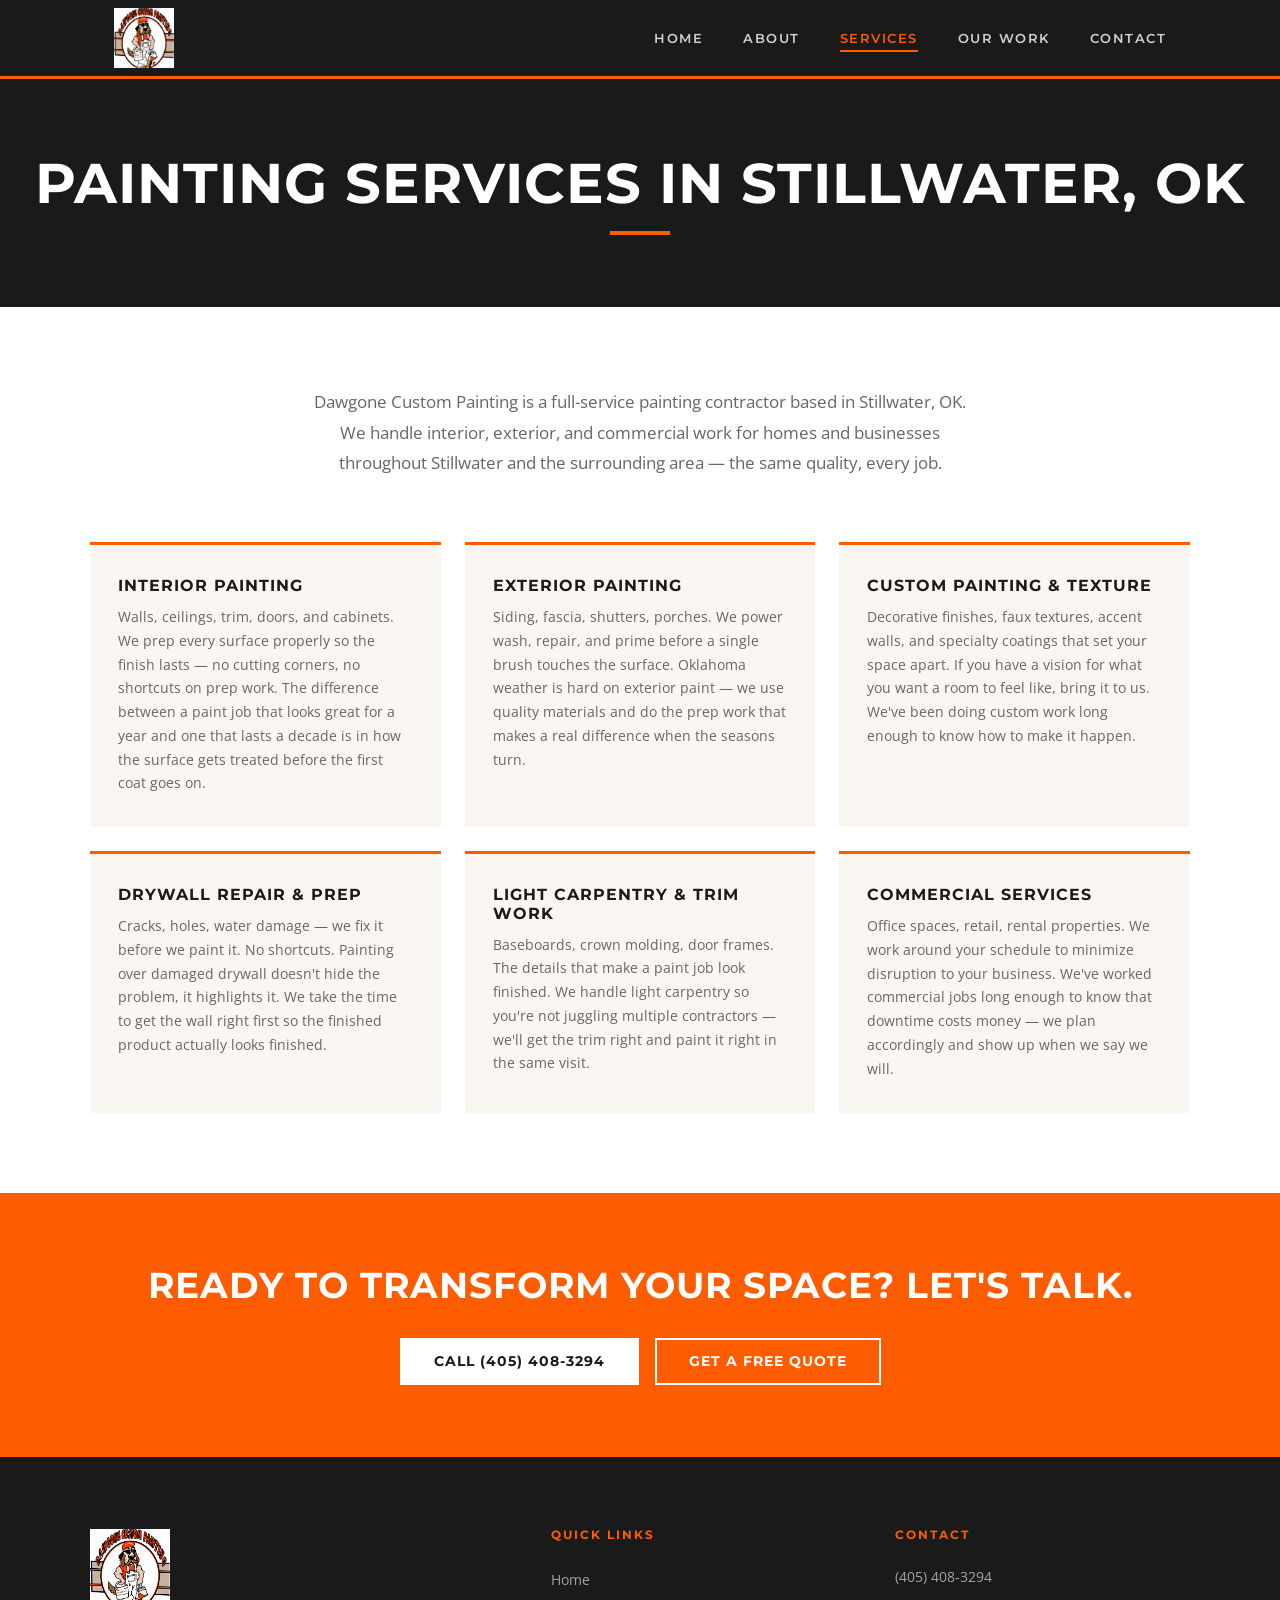
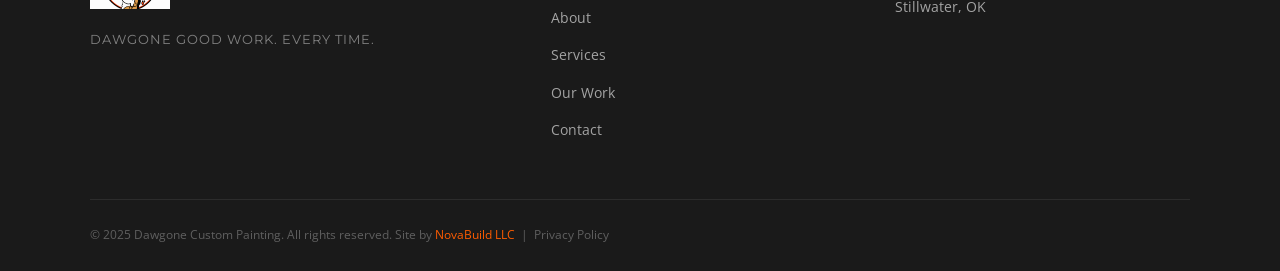
<file: services.html>
<!DOCTYPE html>
<html lang="en">
<head>
  <meta name="google-site-verification" content="q7cGQc_5XUCVXm-Hsppt7SCKDKBP_JudoUsNENX-S5E" />
  <meta charset="UTF-8" />
  <meta name="viewport" content="width=device-width, initial-scale=1.0" />
  <title>House Painting Services in Stillwater, OK | Dawgone Custom Painting</title>
  <meta name="description" content="Interior painting, exterior painting, custom texture, drywall repair, and commercial painting in Stillwater, OK. Trusted painting contractor — free quotes, 40+ years experience." />
  <meta property="og:title" content="House Painting Services in Stillwater, OK | Dawgone Custom Painting" />
  <meta property="og:description" content="Full-service painting contractor for homes and businesses throughout Stillwater, OK and surrounding areas." />
  <meta property="og:type" content="website" />
  <link rel="stylesheet" href="style.css" />
  <link rel="icon" type="image/png" sizes="32x32" href="/favicon/favicon-32x32.png">
  <link rel="icon" type="image/png" sizes="16x16" href="/favicon/favicon-16x16.png">
  <link rel="apple-touch-icon" sizes="180x180" href="/favicon/apple-touch-icon.png">
  <link rel="manifest" href="/favicon/site.webmanifest">
  <script type="application/ld+json">
  {
    "@context": "https://schema.org",
    "@type": "Painter",
    "name": "Dawgone Custom Painting",
    "url": "https://dawgonecustompainting.com",
    "telephone": "+14054083294",
    "description": "Owner-operated painting contractor serving Stillwater, OK and surrounding areas for over 40 years.",
    "address": {
      "@type": "PostalAddress",
      "addressLocality": "Stillwater",
      "addressRegion": "OK",
      "addressCountry": "US"
    },
    "areaServed": ["Stillwater, OK", "Perkins, OK", "Cushing, OK", "Guthrie, OK", "Perry, OK", "Pawnee, OK", "Edmond, OK"],
    "priceRange": "$$"
  }
  </script>
</head>
<body>

  <!-- ============================================================
       NAVIGATION
       ============================================================ -->
  <nav class="nav" aria-label="Main navigation">
    <div class="nav__inner">
      <a href="index.html" class="nav__logo" aria-label="Dawgone Custom Painting — Home">
        <img src="DawgoneLogo.png" alt="Dawgone Custom Painting" />
      </a>
      <button class="nav__toggle" aria-label="Toggle navigation" aria-expanded="false">
        <span></span>
        <span></span>
        <span></span>
      </button>
      <ul class="nav__links">
        <li><a href="index.html">Home</a></li>
        <li><a href="about.html">About</a></li>
        <li><a href="services.html" class="active">Services</a></li>
        <li><a href="our-work.html">Our Work</a></li>
        <li><a href="contact.html">Contact</a></li>
      </ul>
    </div>
    <div class="nav__mobile" aria-label="Mobile navigation">
      <a href="index.html">Home</a>
      <a href="about.html">About</a>
      <a href="services.html" class="active">Services</a>
      <a href="our-work.html">Our Work</a>
      <a href="contact.html">Contact</a>
    </div>
  </nav>

  <!-- ============================================================
       PAGE HEADER
       ============================================================ -->
  <div class="page-header">
    <h1>Painting Services in Stillwater, OK</h1>
    <div class="page-header__accent"></div>
  </div>

  <!-- ============================================================
       SERVICES CONTENT
       ============================================================ -->
  <section class="section section--white">

    <p class="services-intro container">
      Dawgone Custom Painting is a full-service painting contractor based in Stillwater, OK. We handle interior, exterior, and commercial work for homes and businesses throughout Stillwater and the surrounding area — the same quality, every job.
    </p>

    <div class="services-grid">

      <div class="service-card">
        <h3>Interior Painting</h3>
        <p>Walls, ceilings, trim, doors, and cabinets. We prep every surface properly so the finish lasts — no cutting corners, no shortcuts on prep work. The difference between a paint job that looks great for a year and one that lasts a decade is in how the surface gets treated before the first coat goes on.</p>
      </div>

      <div class="service-card">
        <h3>Exterior Painting</h3>
        <p>Siding, fascia, shutters, porches. We power wash, repair, and prime before a single brush touches the surface. Oklahoma weather is hard on exterior paint — we use quality materials and do the prep work that makes a real difference when the seasons turn.</p>
      </div>

      <div class="service-card">
        <h3>Custom Painting &amp; Texture</h3>
        <p>Decorative finishes, faux textures, accent walls, and specialty coatings that set your space apart. If you have a vision for what you want a room to feel like, bring it to us. We've been doing custom work long enough to know how to make it happen.</p>
      </div>

      <div class="service-card">
        <h3>Drywall Repair &amp; Prep</h3>
        <p>Cracks, holes, water damage — we fix it before we paint it. No shortcuts. Painting over damaged drywall doesn't hide the problem, it highlights it. We take the time to get the wall right first so the finished product actually looks finished.</p>
      </div>

      <div class="service-card">
        <h3>Light Carpentry &amp; Trim Work</h3>
        <p>Baseboards, crown molding, door frames. The details that make a paint job look finished. We handle light carpentry so you're not juggling multiple contractors — we'll get the trim right and paint it right in the same visit.</p>
      </div>

      <div class="service-card">
        <h3>Commercial Services</h3>
        <p>Office spaces, retail, rental properties. We work around your schedule to minimize disruption to your business. We've worked commercial jobs long enough to know that downtime costs money — we plan accordingly and show up when we say we will.</p>
      </div>

    </div>

  </section>

  <!-- ============================================================
       CTA BANNER
       ============================================================ -->
  <section class="cta-banner">
    <h2>Ready to transform your space? Let's talk.</h2>
    <div class="cta-banner__buttons">
      <a href="tel:+14054083294" class="btn btn-white-solid">Call (405) 408-3294</a>
      <a href="contact.html" class="btn btn-outline-white">Get a Free Quote</a>
    </div>
  </section>

  <!-- ============================================================
       FOOTER
       ============================================================ -->
  <footer class="footer">
    <div class="footer__grid">
      <div>
        <a href="index.html" class="footer__logo">
          <img src="DawgoneLogo.png" alt="Dawgone Custom Painting" />
        </a>
        <p class="footer__tagline">Dawgone Good Work. Every Time.</p>
      </div>
      <div>
        <h4>Quick Links</h4>
        <ul class="footer__links">
          <li><a href="index.html">Home</a></li>
          <li><a href="about.html">About</a></li>
          <li><a href="services.html">Services</a></li>
          <li><a href="our-work.html">Our Work</a></li>
          <li><a href="contact.html">Contact</a></li>
        </ul>
      </div>
      <div>
        <h4>Contact</h4>
        <div class="footer__contact">
          <p><a href="tel:+14054083294">(405) 408-3294</a></p>
          <p>Stillwater, OK</p>
        </div>
      </div>
    </div>
    <div class="footer__bottom">
      <p>&copy; 2025 Dawgone Custom Painting. All rights reserved. Site by <a href="https://novabuildweb.com" target="_blank" rel="noopener" class="footer__novabuild">NovaBuild LLC</a> &nbsp;|&nbsp; <a href="privacy.html">Privacy Policy</a></p>
    </div>
  </footer>

  <script src="script.js"></script>
</body>
</html>
</file>
<file: style.css>
/* ============================================================
   DAWGONE CUSTOM PAINTING — style.css
   ============================================================ */

@import url('https://fonts.googleapis.com/css2?family=Bebas+Neue&family=Montserrat:wght@600;700;800&family=Open+Sans:ital,wght@0,400;0,600;1,400&display=swap');

/* ---- Variables ---- */
:root {
  --orange: #FE5C00;
  --black: #1a1a1a;
  --charcoal: #222222;
  --cream: #FAF7F2;
  --white: #FFFFFF;
  --text: #2a2a2a;
  --text-light: #666666;
  --border: #e0d8cf;
}

/* ---- Reset ---- */
*, *::before, *::after {
  box-sizing: border-box;
  margin: 0;
  padding: 0;
}

html { scroll-behavior: smooth; }

body {
  font-family: 'Open Sans', sans-serif;
  background-color: var(--cream);
  color: var(--text);
  line-height: 1.7;
  font-size: 16px;
}

img { max-width: 100%; display: block; }
a { color: inherit; text-decoration: none; }
ul { list-style: none; }

/* ---- Typography ---- */
h1, h2, h3, h4 {
  font-family: 'Montserrat', sans-serif;
  font-weight: 700;
  text-transform: uppercase;
  letter-spacing: 1px;
  line-height: 1.15;
}

h1 { font-size: clamp(2.4rem, 5vw, 4.5rem); }
h2 { font-size: clamp(1.7rem, 3vw, 2.4rem); }
h3 { font-size: 1.25rem; }

p {
  font-size: 1rem;
  line-height: 1.8;
  color: var(--text-light);
}

/* ---- Layout ---- */
.container {
  max-width: 1100px;
  margin: 0 auto;
  padding: 0 1.5rem;
}

.section {
  padding: 5rem 1.5rem;
}

.section--white {
  background: var(--white);
}

/* ---- Grain Texture ---- */
.grain-bg {
  background-color: var(--cream);
  position: relative;
}
.grain-bg::after {
  content: '';
  position: absolute;
  inset: 0;
  background-image: url("data:image/svg+xml,%3Csvg xmlns='http://www.w3.org/2000/svg' width='300' height='300'%3E%3Cfilter id='noise'%3E%3CfeTurbulence type='fractalNoise' baseFrequency='0.65' numOctaves='3' stitchTiles='stitch'/%3E%3CfeColorMatrix type='saturate' values='0'/%3E%3C/filter%3E%3Crect width='300' height='300' filter='url(%23noise)' opacity='0.06'/%3E%3C/svg%3E");
  pointer-events: none;
  z-index: 1;
}

/* ---- Section Heading ---- */
.section-heading {
  text-align: center;
  margin-bottom: 3.5rem;
}
.section-heading h2 { color: var(--black); margin-bottom: 0.85rem; }
.section-heading__accent {
  width: 50px;
  height: 3px;
  background: var(--orange);
  margin: 0 auto;
}

/* ---- Buttons ---- */
.btn {
  display: inline-block;
  font-family: 'Montserrat', sans-serif;
  font-weight: 700;
  text-transform: uppercase;
  letter-spacing: 1px;
  font-size: 0.875rem;
  padding: 0.9rem 2rem;
  border: 2px solid transparent;
  cursor: pointer;
  transition: all 0.2s ease;
  text-decoration: none;
  line-height: 1;
}
.btn-primary {
  background: var(--orange);
  color: var(--white);
  border-color: var(--orange);
}
.btn-primary:hover { background: #c9621a; border-color: #c9621a; }

.btn-outline-dark {
  background: transparent;
  color: var(--black);
  border-color: var(--black);
}
.btn-outline-dark:hover { background: var(--black); color: var(--white); }

.btn-outline-white {
  background: transparent;
  color: var(--white);
  border-color: var(--white);
}
.btn-outline-white:hover { background: var(--white); color: var(--orange); }

.btn-white-solid {
  background: var(--white);
  color: var(--black);
  border-color: var(--white);
}
.btn-white-solid:hover { background: #efefef; }

/* ---- Image Placeholder ---- */
.img-placeholder {
  background: #E8E0D5;
  display: flex;
  align-items: center;
  justify-content: center;
  font-family: 'Open Sans', sans-serif;
  font-style: italic;
  color: #999;
  font-size: 0.9rem;
  width: 100%;
  min-height: 300px;
}

/* ============================================================
   NAVIGATION — dark background
   ============================================================ */
.nav {
  position: sticky;
  top: 0;
  z-index: 200;
  background: var(--black);
  border-bottom: 3px solid var(--orange);
}

.nav__inner {
  max-width: 1100px;
  margin: 0 auto;
  padding: 0 1.5rem;
  display: flex;
  align-items: center;
  justify-content: space-between;
  height: 76px;
}

.nav__logo img {
  height: 60px;
  width: auto;
}

.nav__links {
  display: flex;
  gap: 2.5rem;
  align-items: center;
}

.nav__links a {
  font-family: 'Montserrat', sans-serif;
  font-weight: 600;
  text-transform: uppercase;
  font-size: 13px;
  letter-spacing: 1.5px;
  color: rgba(255,255,255,0.8);
  padding-bottom: 4px;
  border-bottom: 2px solid transparent;
  transition: color 0.2s ease, border-color 0.2s ease;
}
.nav__links a:hover,
.nav__links a.active {
  color: var(--orange);
  border-bottom-color: var(--orange);
}

/* Hamburger toggle */
.nav__toggle {
  display: none;
  flex-direction: column;
  gap: 5px;
  background: none;
  border: none;
  cursor: pointer;
  padding: 4px;
}
.nav__toggle span {
  display: block;
  width: 26px;
  height: 2px;
  background: var(--white);
  transition: all 0.2s ease;
}

/* Mobile dropdown */
.nav__mobile {
  display: none;
  flex-direction: column;
  background: var(--black);
  border-top: 1px solid rgba(255,255,255,0.1);
  padding: 1rem 1.5rem 1.5rem;
  gap: 0;
}
.nav__mobile.open { display: flex; }
.nav__mobile a {
  font-family: 'Montserrat', sans-serif;
  font-weight: 600;
  text-transform: uppercase;
  font-size: 1rem;
  letter-spacing: 1px;
  color: rgba(255,255,255,0.8);
  padding: 0.85rem 0;
  border-bottom: 1px solid rgba(255,255,255,0.08);
  transition: color 0.2s ease;
}
.nav__mobile a:last-child { border-bottom: none; }
.nav__mobile a:hover,
.nav__mobile a.active { color: var(--orange); }

/* ============================================================
   PAGE HEADER BANNER (About, Services, Our Work, Contact)
   ============================================================ */
.page-header {
  background: var(--black);
  padding: 4.5rem 1.5rem;
  text-align: center;
}
.page-header h1 {
  color: var(--white);
  font-size: clamp(2rem, 5vw, 3.5rem);
  margin-bottom: 1rem;
}
.page-header__accent {
  width: 60px;
  height: 4px;
  background: var(--orange);
  margin: 0 auto;
}

/* ============================================================
   HERO — full-width background image
   ============================================================ */
.hero-full {
  position: relative;
  min-height: 90vh;
  display: flex;
  align-items: center;
  background-size: cover;
  background-position: center;
  background-repeat: no-repeat;
  padding: 5rem 1.5rem;
}

.hero-full__overlay {
  position: absolute;
  inset: 0;
  background: linear-gradient(135deg, rgba(26,26,26,0.78) 0%, rgba(26,26,26,0.55) 100%);
}

.hero-full__inner {
  position: relative;
  z-index: 2;
  max-width: 1100px;
  margin: 0 auto;
  width: 100%;
}

.hero-full__inner h1 {
  color: var(--white);
  font-size: clamp(2.5rem, 6vw, 5rem);
  font-weight: 800;
  margin-bottom: 1.25rem;
  max-width: 720px;
}
.hero-full__inner h1 span { color: var(--orange); }

.hero-full__inner p {
  font-size: clamp(1rem, 2vw, 1.25rem);
  color: rgba(255,255,255,0.85);
  max-width: 520px;
  margin-bottom: 2.25rem;
  line-height: 1.6;
}

.hero-full__buttons {
  display: flex;
  gap: 1rem;
  flex-wrap: wrap;
}

/* ============================================================
   STATS BAR
   ============================================================ */
.stats-bar {
  background: var(--charcoal);
  padding: 3rem 1.5rem;
  border-top: 1px solid rgba(255,255,255,0.05);
}
.stats-bar__inner {
  max-width: 1100px;
  margin: 0 auto;
  display: grid;
  grid-template-columns: repeat(3, 1fr);
  gap: 2rem;
  text-align: center;
}
.stats-bar__item {
  border-right: 1px solid rgba(255,255,255,0.1);
  padding: 0.5rem 1rem;
}
.stats-bar__item:last-child { border-right: none; }
.stats-bar__number {
  font-family: 'Montserrat', sans-serif;
  font-size: 2.75rem;
  font-weight: 800;
  color: var(--orange);
  display: block;
  line-height: 1;
  margin-bottom: 0.5rem;
}
.stats-bar__label {
  font-size: 0.82rem;
  text-transform: uppercase;
  letter-spacing: 1px;
  color: rgba(255,255,255,0.6);
  font-family: 'Open Sans', sans-serif;
}

/* ============================================================
   SERVICES — Photo Background Cards
   ============================================================ */
.services-photo {
  background: var(--white);
  padding: 5rem 1.5rem;
}

.services-photo__heading {
  max-width: 1100px;
  margin: 0 auto;
}

.services-photo__grid {
  max-width: 1100px;
  margin: 0 auto;
  display: grid;
  grid-template-columns: repeat(3, 1fr);
  gap: 1.25rem;
}

.service-photo-card {
  position: relative;
  background-size: cover;
  background-position: center;
  background-repeat: no-repeat;
  min-height: 420px;
  display: flex;
  align-items: flex-end;
  overflow: hidden;
}

.service-photo-card__overlay {
  position: absolute;
  inset: 0;
  background: linear-gradient(to top, rgba(26,26,26,0.88) 0%, rgba(26,26,26,0.2) 60%, transparent 100%);
  transition: background 0.3s ease;
}
.service-photo-card:hover .service-photo-card__overlay {
  background: linear-gradient(to top, rgba(26,26,26,0.95) 0%, rgba(26,26,26,0.5) 60%, rgba(26,26,26,0.1) 100%);
}

.service-photo-card__content {
  position: relative;
  z-index: 2;
  padding: 2rem;
}

.service-photo-card__content h3 {
  font-family: 'Montserrat', sans-serif;
  font-weight: 700;
  font-size: 1.35rem;
  text-transform: uppercase;
  letter-spacing: 1px;
  color: var(--white);
  margin-bottom: 0.75rem;
}

.service-photo-card__content p {
  font-size: 0.92rem;
  color: rgba(255,255,255,0.8);
  margin-bottom: 1.25rem;
  line-height: 1.65;
}

.services-more {
  text-align: center;
  margin-top: 2.75rem;
}
.services-more a {
  font-family: 'Montserrat', sans-serif;
  font-weight: 700;
  text-transform: uppercase;
  letter-spacing: 1px;
  font-size: 0.9rem;
  color: var(--orange);
  border-bottom: 2px solid var(--orange);
  padding-bottom: 2px;
  transition: opacity 0.2s ease;
}
.services-more a:hover { opacity: 0.75; }

/* ============================================================
   PORTFOLIO GRID
   ============================================================ */
.portfolio-section {
  padding: 5rem 1.5rem;
  background: var(--cream);
}

.portfolio-grid {
  max-width: 1100px;
  margin: 0 auto;
  display: grid;
  grid-template-columns: repeat(3, 1fr);
  gap: 0.75rem;
}

.portfolio-grid__item {
  aspect-ratio: 1 / 1;
  overflow: hidden;
  background: #ddd;
}

.portfolio-grid__item img {
  width: 100%;
  height: 100%;
  object-fit: cover;
  transition: transform 0.3s ease;
  display: block;
}

.portfolio-grid__item:hover img {
  transform: scale(1.05);
}

/* ============================================================
   BEFORE & AFTER
   ============================================================ */
.before-after-section {
  padding: 5rem 1.5rem;
  background: var(--white);
}

.before-after__rows {
  max-width: 900px;
  margin: 0 auto;
  display: flex;
  flex-direction: column;
  gap: 1.25rem;
}

.before-after__row {
  display: grid;
  grid-template-columns: 1fr 1fr;
  gap: 3.5rem;
}

.before-after__item {
  position: relative;
  overflow: hidden;
  aspect-ratio: 16 / 10;
  background: #ddd;
}

.before-after__item img {
  width: 100%;
  height: 100%;
  object-fit: cover;
  display: block;
}

.ba-badge {
  position: absolute;
  top: 1rem;
  left: 1rem;
  font-family: 'Montserrat', sans-serif;
  font-weight: 700;
  font-size: 0.72rem;
  text-transform: uppercase;
  letter-spacing: 1.5px;
  padding: 0.3rem 0.75rem;
  border-radius: 2px;
}

.ba-badge--before {
  background: rgba(26,26,26,0.85);
  color: var(--white);
}

.ba-badge--after {
  background: var(--orange);
  color: var(--white);
}

/* ============================================================
   ABOUT / TRUST SECTION
   ============================================================ */
.about-trust-section {
  padding: 5rem 1.5rem;
  background: var(--cream);
}

.about-trust__inner {
  max-width: 1100px;
  margin: 0 auto;
  display: grid;
  grid-template-columns: 1fr 1fr;
  gap: 5rem;
  align-items: center;
}

.about-trust__image {
  overflow: hidden;
  border-left: 4px solid var(--orange);
}

.about-trust__image img {
  width: 100%;
  height: 520px;
  object-fit: cover;
  display: block;
}

.about-trust__text h2 {
  color: var(--black);
  margin-bottom: 1rem;
}

.about-trust__text p {
  margin-bottom: 1.25rem;
}

.about-trust__points {
  margin-top: 1.5rem;
  display: flex;
  flex-direction: column;
  gap: 0.6rem;
}

.about-trust__points li {
  font-family: 'Open Sans', sans-serif;
  font-size: 0.9rem;
  font-weight: 600;
  color: var(--text);
  display: flex;
  align-items: center;
  gap: 0.5rem;
}
.about-trust__points li::before {
  content: '✓';
  color: var(--orange);
  font-size: 1rem;
  font-weight: 900;
  flex-shrink: 0;
}

/* ============================================================
   TESTIMONIALS
   ============================================================ */
.testimonials {
  padding: 5rem 1.5rem;
}
.testimonials__grid {
  max-width: 1100px;
  margin: 0 auto;
  display: grid;
  grid-template-columns: repeat(3, 1fr);
  gap: 1.5rem;
  position: relative;
  z-index: 2;
}
.testimonial-card {
  background: var(--white);
  padding: 1.75rem;
  border-left: 4px solid var(--orange);
  box-shadow: 0 2px 16px rgba(0,0,0,0.06);
}
.testimonial-card p {
  font-size: 0.97rem;
  line-height: 1.75;
  color: var(--text);
  font-style: italic;
  margin-bottom: 1.25rem;
}
.testimonial-card__name {
  font-family: 'Open Sans', sans-serif;
  font-weight: 700;
  font-size: 0.82rem;
  text-transform: uppercase;
  letter-spacing: 0.5px;
  color: var(--black);
}
.testimonial-card__location {
  font-size: 0.78rem;
  color: var(--text-light);
  margin-top: 0.15rem;
}

/* ============================================================
   CTA DARK SECTION
   ============================================================ */
.cta-dark {
  background: var(--black);
  padding: 5rem 1.5rem;
  text-align: center;
}

.cta-dark__inner {
  max-width: 700px;
  margin: 0 auto;
}

.cta-dark h2 {
  color: var(--white);
  font-size: clamp(1.75rem, 3.5vw, 2.75rem);
  margin-bottom: 1rem;
}

.cta-dark p {
  color: rgba(255,255,255,0.65);
  font-size: 1.05rem;
  margin-bottom: 2.25rem;
}

/* ============================================================
   CTA BANNER (shared — kept for other pages)
   ============================================================ */
.cta-banner {
  background: var(--orange);
  padding: 4.5rem 1.5rem;
  text-align: center;
}
.cta-banner h2 {
  color: var(--white);
  font-size: clamp(1.5rem, 3vw, 2.25rem);
  margin-bottom: 2rem;
}
.cta-banner__buttons {
  display: flex;
  gap: 1rem;
  justify-content: center;
  flex-wrap: wrap;
}

/* ============================================================
   OLD HERO (kept for backward compat on inner pages)
   ============================================================ */
.hero {
  min-height: 85vh;
  display: flex;
  align-items: center;
  background-color: var(--cream);
  padding: 5rem 1.5rem;
  position: relative;
  overflow: hidden;
}
.hero::after {
  content: '';
  position: absolute;
  inset: 0;
  background-image: url("data:image/svg+xml,%3Csvg xmlns='http://www.w3.org/2000/svg' width='300' height='300'%3E%3Cfilter id='noise'%3E%3CfeTurbulence type='fractalNoise' baseFrequency='0.65' numOctaves='3' stitchTiles='stitch'/%3E%3CfeColorMatrix type='saturate' values='0'/%3E%3C/filter%3E%3Crect width='300' height='300' filter='url(%23noise)' opacity='0.06'/%3E%3C/svg%3E");
  pointer-events: none;
  z-index: 1;
}
.hero__inner {
  max-width: 1100px;
  margin: 0 auto;
  display: grid;
  grid-template-columns: 1fr 1fr;
  gap: 4rem;
  align-items: center;
  width: 100%;
  position: relative;
  z-index: 2;
}
.hero__text h1 { color: var(--black); margin-bottom: 1.25rem; }
.hero__text h1 span { color: var(--orange); }
.hero__text p {
  font-size: 1.1rem;
  color: var(--text-light);
  max-width: 480px;
  margin-bottom: 2rem;
}
.hero__buttons {
  display: flex;
  gap: 1rem;
  flex-wrap: wrap;
  margin-bottom: 2rem;
  align-items: center;
}
.hero__badges { display: flex; gap: 2rem; flex-wrap: wrap; }
.hero__badge {
  font-size: 0.78rem;
  font-weight: 700;
  text-transform: uppercase;
  letter-spacing: 0.5px;
  color: var(--text-light);
  display: flex;
  align-items: center;
  gap: 0.4rem;
}
.hero__badge::before { content: '✓'; color: var(--orange); font-size: 1rem; font-weight: 900; }
.hero__image { position: relative; display: flex; justify-content: center; }
.hero__image-frame {
  transform: rotate(2deg);
  border: 4px solid var(--orange);
  box-shadow: 10px 10px 0 rgba(232,119,34,0.12);
  overflow: hidden;
  width: 100%;
  max-width: 460px;
}
.hero__image-frame .img-placeholder { min-height: 460px; }

/* ============================================================
   ABOUT PAGE
   ============================================================ */
.about-layout {
  max-width: 1100px;
  margin: 0 auto;
  display: grid;
  grid-template-columns: 1fr 1fr;
  gap: 5rem;
  align-items: start;
}
.about-layout .img-placeholder { min-height: 440px; }
.about-text h2 { color: var(--black); margin-bottom: 1.5rem; }
.about-text p { margin-bottom: 1.25rem; }

.trust-points {
  max-width: 1100px;
  margin: 0 auto;
  padding-top: 4rem;
  border-top: 1px solid var(--border);
  display: grid;
  grid-template-columns: repeat(3, 1fr);
  gap: 2rem;
  text-align: center;
}
.trust-point__icon {
  font-size: 2rem;
  color: var(--orange);
  display: block;
  margin-bottom: 0.75rem;
}
.trust-point h4 {
  color: var(--black);
  font-size: 0.9rem;
  letter-spacing: 1.5px;
}

/* ============================================================
   SERVICES PAGE — Alternating Blocks
   ============================================================ */
.services-preview {
  background: var(--white);
  padding: 5rem 1.5rem;
}
.services-grid {
  max-width: 1100px;
  margin: 0 auto;
  display: grid;
  grid-template-columns: repeat(3, 1fr);
  gap: 1.5rem;
}
.service-card {
  background: var(--cream);
  padding: 2rem 1.75rem;
  border-top: 3px solid var(--orange);
  transition: box-shadow 0.2s ease;
}
.service-card:hover { box-shadow: 0 4px 20px rgba(0,0,0,0.07); }
.service-card__icon {
  font-size: 1.75rem;
  color: var(--orange);
  display: block;
  margin-bottom: 1rem;
  line-height: 1;
}
.service-card h3 { color: var(--black); font-size: 1rem; margin-bottom: 0.6rem; }
.service-card p { font-size: 0.9rem; line-height: 1.65; color: var(--text-light); margin: 0; }

.services-intro {
  max-width: 700px;
  margin: 0 auto 4rem;
  text-align: center;
  font-size: 1.05rem;
}

.service-block {
  max-width: 1100px;
  margin: 0 auto 5rem;
  display: grid;
  grid-template-columns: 1fr 1fr;
  gap: 4.5rem;
  align-items: center;
}
.service-block:last-of-type { margin-bottom: 0; }
.service-block--reverse { direction: rtl; }
.service-block--reverse > * { direction: ltr; }
.service-block__text h3 {
  font-family: 'Montserrat', sans-serif;
  font-size: 1.6rem;
  font-weight: 700;
  text-transform: uppercase;
  color: var(--orange);
  margin-bottom: 1rem;
  letter-spacing: 1px;
}
.service-block__text p { font-size: 1rem; line-height: 1.8; color: var(--text-light); }
.service-block .img-placeholder { min-height: 280px; }

/* ============================================================
   OUR WORK PAGE
   ============================================================ */
.work-intro {
  max-width: 680px;
  margin: 0 auto 3.5rem;
  text-align: center;
}
.work-grid {
  columns: 3;
  column-gap: 1.25rem;
  max-width: 1100px;
  margin: 0 auto;
}
.work-grid__item {
  break-inside: avoid;
  margin-bottom: 1.25rem;
  aspect-ratio: 4 / 3;
  background: #E8E0D5;
  display: flex;
  align-items: center;
  justify-content: center;
  font-style: italic;
  color: #999;
  font-size: 0.85rem;
  font-family: 'Open Sans', sans-serif;
}

/* ============================================================
   CONTACT PAGE
   ============================================================ */
.contact-layout {
  max-width: 1100px;
  margin: 0 auto;
  display: grid;
  grid-template-columns: 1fr 1.6fr;
  gap: 5rem;
  align-items: start;
}
.contact-info h2 { color: var(--black); margin-bottom: 2rem; }
.contact-detail { margin-bottom: 1.75rem; }
.contact-detail strong {
  display: block;
  font-family: 'Montserrat', sans-serif;
  font-size: 0.75rem;
  text-transform: uppercase;
  letter-spacing: 1.5px;
  color: var(--orange);
  margin-bottom: 0.3rem;
}
.contact-detail a {
  font-weight: 700;
  font-size: 1.1rem;
  color: var(--black);
  transition: color 0.2s ease;
}
.contact-detail a:hover { color: var(--orange); }
.contact-detail p { font-size: 0.92rem; color: var(--text-light); margin: 0; line-height: 1.5; }

.contact-form-wrap h3 { color: var(--black); margin-bottom: 1.5rem; font-size: 1.3rem; }

.form-group { margin-bottom: 1.25rem; }
.form-group label {
  display: block;
  font-family: 'Montserrat', sans-serif;
  font-size: 0.75rem;
  text-transform: uppercase;
  letter-spacing: 1px;
  color: var(--black);
  margin-bottom: 0.4rem;
}
.form-group input,
.form-group select,
.form-group textarea {
  width: 100%;
  padding: 0.85rem 1rem;
  border: 1px solid var(--border);
  background: var(--white);
  font-family: 'Open Sans', sans-serif;
  font-size: 1rem;
  color: var(--text);
  outline: none;
  transition: border-color 0.2s ease;
  appearance: none;
  -webkit-appearance: none;
}
.form-group input:focus,
.form-group select:focus,
.form-group textarea:focus { border-color: var(--orange); }
.form-group textarea { min-height: 130px; resize: vertical; }
.form-group select {
  background-image: url("data:image/svg+xml,%3Csvg xmlns='http://www.w3.org/2000/svg' width='12' height='8' viewBox='0 0 12 8'%3E%3Cpath d='M1 1l5 5 5-5' stroke='%23666' fill='none' stroke-width='1.5'/%3E%3C/svg%3E");
  background-repeat: no-repeat;
  background-position: right 1rem center;
  padding-right: 2.5rem;
}

.form-submit {
  width: 100%;
  background: var(--orange);
  color: var(--white);
  border: 2px solid var(--orange);
  font-family: 'Montserrat', sans-serif;
  font-weight: 700;
  font-size: 1rem;
  text-transform: uppercase;
  letter-spacing: 1px;
  padding: 1rem;
  cursor: pointer;
  transition: background 0.2s ease;
}
.form-submit:hover { background: #c9621a; border-color: #c9621a; }

.form-success {
  display: none;
  background: #f0faf3;
  border-left: 4px solid #2ecc71;
  padding: 1rem 1.25rem;
  margin-bottom: 1.5rem;
  color: #1a6e38;
  font-size: 0.95rem;
  line-height: 1.6;
}

/* ============================================================
   FOOTER
   ============================================================ */
.footer {
  background: var(--black);
  padding: 4.5rem 1.5rem 0;
}
.footer__grid {
  max-width: 1100px;
  margin: 0 auto;
  display: grid;
  grid-template-columns: 1.4fr 1fr 1fr;
  gap: 3rem;
  padding-bottom: 3.5rem;
  border-bottom: 1px solid rgba(255,255,255,0.08);
}
.footer__logo img { height: 80px; width: auto; margin-bottom: 1.25rem; }
.footer__tagline {
  font-family: 'Montserrat', sans-serif;
  font-size: 0.82rem;
  text-transform: uppercase;
  letter-spacing: 1px;
  color: rgba(255,255,255,0.45);
  line-height: 1.6;
}
.footer h4 {
  font-family: 'Montserrat', sans-serif;
  font-weight: 700;
  text-transform: uppercase;
  font-size: 0.72rem;
  letter-spacing: 2px;
  color: var(--orange);
  margin-bottom: 1.5rem;
}
.footer__links { display: flex; flex-direction: column; gap: 0.65rem; }
.footer__links a { font-size: 0.9rem; color: rgba(255,255,255,0.6); transition: color 0.2s ease; }
.footer__links a:hover { color: var(--white); }
.footer__contact p { font-size: 0.9rem; color: rgba(255,255,255,0.6); margin-bottom: 0.5rem; line-height: 1.5; }
.footer__contact a { color: rgba(255,255,255,0.6); transition: color 0.2s ease; }
.footer__contact a:hover { color: var(--white); }
.footer__bottom {
  max-width: 1100px;
  margin: 0 auto;
  padding: 1.5rem 0;
  display: flex;
  justify-content: space-between;
  align-items: center;
  flex-wrap: wrap;
  gap: 0.5rem;
}
.footer__bottom p { font-size: 0.78rem; color: rgba(255,255,255,0.3); margin: 0; }
.footer__novabuild { color: var(--orange); text-decoration: none; transition: text-decoration 0.2s ease; }
.footer__novabuild:hover { text-decoration: underline; }

/* ============================================================
   MEDIA QUERIES
   ============================================================ */
@media (max-width: 900px) {
  .services-photo__grid { grid-template-columns: 1fr; }
  .service-photo-card { min-height: 320px; }
  .before-after__row { grid-template-columns: 1fr; }
  .about-trust__inner { grid-template-columns: 1fr; gap: 2.5rem; }
  .about-trust__image img { height: 320px; }
}

@media (max-width: 768px) {
  /* Nav */
  .nav__links { display: none; }
  .nav__toggle { display: flex; }

  /* Hero full */
  .hero-full { min-height: 70vh; padding: 4rem 1.5rem; }

  /* Old hero */
  .hero { min-height: auto; padding: 3.5rem 1.5rem; align-items: flex-start; }
  .hero__inner { grid-template-columns: 1fr; gap: 2.5rem; }
  .hero__image { order: -1; }
  .hero__image-frame .img-placeholder { min-height: 300px; }

  /* Stats */
  .stats-bar__inner { grid-template-columns: 1fr; gap: 0; }
  .stats-bar__item { border-right: none; border-bottom: 1px solid rgba(255,255,255,0.1); padding: 1.5rem 0; }
  .stats-bar__item:last-child { border-bottom: none; }

  /* Portfolio */
  .portfolio-grid { grid-template-columns: repeat(2, 1fr); }

  /* Services grid */
  .services-grid { grid-template-columns: 1fr; }

  /* Testimonials */
  .testimonials__grid { grid-template-columns: 1fr; }

  /* About */
  .about-layout { grid-template-columns: 1fr; gap: 2.5rem; }
  .trust-points { grid-template-columns: 1fr; gap: 1.5rem; }

  /* Services page */
  .service-block { grid-template-columns: 1fr; gap: 2rem; }
  .service-block--reverse { direction: ltr; }

  /* Our work */
  .work-grid { columns: 2; }

  /* Contact */
  .contact-layout { grid-template-columns: 1fr; gap: 3rem; }

  /* Footer */
  .footer__grid { grid-template-columns: 1fr; gap: 2rem; }
  .footer__bottom { flex-direction: column; text-align: center; }

  /* CTA */
  .cta-banner__buttons { flex-direction: column; align-items: center; }
  .hero-full__buttons { flex-direction: column; align-items: flex-start; }
}

@media (max-width: 480px) {
  .hero__buttons { flex-direction: column; align-items: flex-start; }
  .hero__badges { flex-direction: column; gap: 0.75rem; }
  .portfolio-grid { grid-template-columns: 1fr; }
  .work-grid { columns: 1; }
  .btn { width: 100%; text-align: center; }
  .hero__buttons .btn { width: auto; }
  .hero-full__buttons .btn { width: 100%; text-align: center; }
}

/* ============================================================
   HOMEPAGE EDITORIAL REDESIGN
   ============================================================ */

/* ---- Hero: Full-width typographic ---- */
.hero-ed {
  background: #111111;
  padding: 4.5rem 5rem 4rem;
  display: flex;
  flex-direction: column;
  justify-content: flex-end;
}

.hero-ed__title {
  font-family: 'Bebas Neue', sans-serif;
  font-size: clamp(4.5rem, 10vw, 9rem);
  font-weight: 400;
  letter-spacing: 4px;
  line-height: 0.9;
  color: #F4F0EA;
  margin: 0;
}

.hero-ed__sub {
  font-family: 'Open Sans', sans-serif;
  font-style: italic;
  font-size: clamp(1rem, 1.8vw, 1.4rem);
  color: rgba(244,240,234,0.45);
  margin: 0.6rem 0 2.5rem 0;
  letter-spacing: 0.5px;
  line-height: 1;
}

.hero-ed__rule {
  width: 100%;
  height: 1px;
  background: rgba(255,255,255,0.1);
  margin-bottom: 2rem;
}

.hero-ed__bottom {
  display: flex;
  justify-content: space-between;
  align-items: center;
  gap: 2rem;
}

.hero-ed__eyebrow {
  font-family: 'Montserrat', sans-serif;
  font-size: 0.7rem;
  font-weight: 700;
  letter-spacing: 2px;
  text-transform: uppercase;
  color: rgba(244,240,234,0.35);
}

.hero-ed__actions {
  display: flex;
  gap: 2.5rem;
  align-items: center;
}

.hero-ed__cta {
  font-family: 'Montserrat', sans-serif;
  font-size: 0.78rem;
  font-weight: 700;
  letter-spacing: 1.5px;
  text-transform: uppercase;
  color: var(--orange);
  border-bottom: 2px solid var(--orange);
  padding-bottom: 2px;
  transition: opacity 0.2s;
}
.hero-ed__cta:hover { opacity: 0.7; }

.hero-ed__tel {
  font-family: 'Montserrat', sans-serif;
  font-size: 0.78rem;
  font-weight: 600;
  letter-spacing: 1px;
  color: rgba(244,240,234,0.4);
  transition: color 0.2s;
}
.hero-ed__tel:hover { color: rgba(244,240,234,0.8); }

/* ---- Hero Photo Banner ---- */
.hero-photo-banner {
  width: 100%;
  height: 58vh;
  min-height: 320px;
  overflow: hidden;
}

.hero-photo-banner img {
  width: 100%;
  height: 100%;
  object-fit: cover;
  object-position: center 30%;
  display: block;
}

/* ---- Manifesto Strip ---- */
.manifesto {
  background: #111111;
  padding: 2.25rem 2rem;
  text-align: center;
}

.manifesto p {
  display: flex;
  flex-wrap: wrap;
  justify-content: center;
  gap: 0.4rem 1.5rem;
  font-family: 'Bebas Neue', sans-serif;
  font-size: clamp(1.1rem, 2.4vw, 1.9rem);
  letter-spacing: 2px;
  color: rgba(255,255,255,0.85);
  margin: 0;
  line-height: 1;
}

.manifesto__accent { color: var(--orange); }

/* ---- Work Feature ---- */
.work-ed {
  background: #F4F0EA;
  padding: 6rem 4rem 6rem 5rem;
}

.work-ed__header {
  display: flex;
  justify-content: space-between;
  align-items: flex-end;
  margin-bottom: 3rem;
}

.work-ed__header-left { display: flex; flex-direction: column; gap: 0.25rem; }

.work-ed__label {
  font-family: 'Montserrat', sans-serif;
  font-size: 0.7rem;
  font-weight: 700;
  letter-spacing: 2.5px;
  text-transform: uppercase;
  color: var(--orange);
}

.work-ed__title {
  font-family: 'Bebas Neue', sans-serif;
  font-size: clamp(3.5rem, 6.5vw, 6rem);
  font-weight: 400;
  letter-spacing: 2px;
  line-height: 0.9;
  color: #111111;
  margin: 0;
  text-transform: none;
}

.work-ed__all-link {
  font-family: 'Montserrat', sans-serif;
  font-size: 0.8rem;
  font-weight: 700;
  letter-spacing: 1.5px;
  text-transform: uppercase;
  color: #111;
  border-bottom: 2px solid #111;
  padding-bottom: 2px;
  transition: color 0.2s, border-color 0.2s;
  white-space: nowrap;
  align-self: flex-end;
  margin-bottom: 0.25rem;
}
.work-ed__all-link:hover { color: var(--orange); border-color: var(--orange); }

.work-ed__grid {
  display: grid;
  grid-template-columns: 60% 1fr;
  gap: 0.75rem;
  height: 540px;
}

.work-ed__main {
  overflow: hidden;
  background: #d0c8be;
  height: 100%;
}

.work-ed__main img {
  width: 100%;
  height: 100%;
  object-fit: cover;
  display: block;
  transition: transform 0.5s ease;
}
.work-ed__main:hover img { transform: scale(1.03); }

.work-ed__stack {
  display: flex;
  flex-direction: column;
  gap: 0.75rem;
  height: 100%;
  background: #d0c8be;
}

.work-ed__stack img {
  width: 100%;
  flex: 1;
  object-fit: cover;
  display: block;
  min-height: 0;
  transition: transform 0.5s ease;
}
.work-ed__stack img:hover { transform: scale(1.03); }

/* ---- Services: Split layout ---- */
.svc-ed {
  background: #fff;
}

.svc-ed__inner {
  display: grid;
  grid-template-columns: 42% 1fr;
  min-height: 540px;
}

.svc-ed__text {
  padding: 5rem;
  display: flex;
  flex-direction: column;
  justify-content: center;
  border-right: 1px solid #e8e0d5;
}

.svc-ed__eyebrow {
  font-family: 'Montserrat', sans-serif;
  font-size: 0.7rem;
  font-weight: 700;
  letter-spacing: 2.5px;
  text-transform: uppercase;
  color: var(--orange);
  display: block;
  margin-bottom: 1.25rem;
}

.svc-ed__heading {
  font-family: 'Bebas Neue', sans-serif;
  font-size: clamp(2.75rem, 4.5vw, 4rem);
  font-weight: 400;
  letter-spacing: 2px;
  line-height: 1;
  color: #111;
  margin: 0 0 2.75rem 0;
  text-transform: none;
}

.svc-ed__items {
  list-style: none;
  padding: 0;
  margin: 0 0 2.5rem 0;
}

.svc-ed__items li {
  font-family: 'Montserrat', sans-serif;
  font-size: 0.95rem;
  font-weight: 600;
  color: #222;
  padding: 0.9rem 0;
  border-bottom: 1px solid #e8e0d5;
  letter-spacing: 0.5px;
  display: flex;
  align-items: center;
  gap: 0.85rem;
}

.svc-ed__items li:first-child { border-top: 1px solid #e8e0d5; }

.svc-ed__items li::before {
  content: '';
  display: block;
  width: 18px;
  height: 2px;
  background: var(--orange);
  flex-shrink: 0;
}

.svc-ed__link {
  font-family: 'Montserrat', sans-serif;
  font-size: 0.75rem;
  font-weight: 700;
  letter-spacing: 1.5px;
  text-transform: uppercase;
  color: #111;
  border-bottom: 2px solid #111;
  padding-bottom: 2px;
  display: inline-block;
  transition: color 0.2s, border-color 0.2s;
}
.svc-ed__link:hover { color: var(--orange); border-color: var(--orange); }

.svc-ed__photo {
  overflow: hidden;
  background: #d0c8be;
}

.svc-ed__photo img {
  width: 100%;
  height: 100%;
  object-fit: cover;
  display: block;
}

/* ---- About: Dark section, photo bleeds left edge ---- */
.about-ed {
  background: #111111;
  display: grid;
  grid-template-columns: 42% 1fr;
  min-height: 600px;
}

.about-ed__photo {
  overflow: hidden;
}

.about-ed__photo img {
  width: 100%;
  height: 100%;
  object-fit: cover;
  object-position: center;
  display: block;
}

.about-ed__content {
  padding: 5rem 5rem 5rem 5rem;
  display: flex;
  flex-direction: column;
  justify-content: center;
}

.about-ed__label {
  font-family: 'Montserrat', sans-serif;
  font-size: 0.7rem;
  font-weight: 700;
  letter-spacing: 2.5px;
  text-transform: uppercase;
  color: var(--orange);
  display: block;
  margin-bottom: 1.25rem;
}

.about-ed__title {
  font-family: 'Bebas Neue', sans-serif;
  font-size: clamp(2.5rem, 4.5vw, 4rem);
  font-weight: 400;
  letter-spacing: 2px;
  line-height: 1;
  color: #fff;
  margin: 0 0 2rem 0;
  text-transform: none;
}

.about-ed__content p {
  font-family: 'Open Sans', sans-serif;
  font-size: 0.97rem;
  color: rgba(255,255,255,0.65);
  line-height: 1.85;
  margin-bottom: 1.25rem;
  max-width: 480px;
}

.about-ed__link {
  display: inline-block;
  margin-top: 1.25rem;
  font-family: 'Montserrat', sans-serif;
  font-size: 0.8rem;
  font-weight: 700;
  letter-spacing: 1.5px;
  text-transform: uppercase;
  color: var(--orange);
  border-bottom: 2px solid var(--orange);
  padding-bottom: 2px;
  transition: opacity 0.2s;
}
.about-ed__link:hover { opacity: 0.75; }

/* ---- Voices: Staggered pull quotes ---- */
.voices-ed {
  background: #F4F0EA;
  padding: 6rem 5rem;
}

.voices-ed__label {
  display: block;
  font-family: 'Montserrat', sans-serif;
  font-size: 0.7rem;
  font-weight: 700;
  letter-spacing: 2.5px;
  text-transform: uppercase;
  color: var(--orange);
  margin-bottom: 4rem;
}

.voices-ed__quotes {
  max-width: 920px;
}

.vq {
  margin: 0 0 4rem 0;
}

.vq p {
  font-family: 'Open Sans', sans-serif;
  font-style: italic;
  color: #222;
  line-height: 1.65;
  margin: 0 0 0.75rem 0;
}

.vq cite {
  font-family: 'Montserrat', sans-serif;
  font-size: 0.72rem;
  font-weight: 700;
  letter-spacing: 1.5px;
  text-transform: uppercase;
  color: #aaa;
  font-style: normal;
}

.vq--1 {
  max-width: 680px;
  margin-left: 0;
}
.vq--1 p { font-size: clamp(1.2rem, 2.2vw, 1.6rem); }

.vq--2 {
  max-width: 540px;
  margin-left: 12%;
}
.vq--2 p { font-size: clamp(1rem, 1.6vw, 1.2rem); }

.vq--3 {
  max-width: 600px;
  margin-left: 0;
  margin-bottom: 0;
}
.vq--3 p { font-size: clamp(1.05rem, 1.8vw, 1.35rem); }

/* ---- CTA: Phone number as hero ---- */
.cta-ed {
  background: #fff;
  padding: 6rem 5rem;
  border-top: 1px solid #e8e0d5;
}

.cta-ed__inner {
  max-width: 1100px;
  margin: 0 auto;
  display: grid;
  grid-template-columns: 1fr 1fr;
  gap: 4rem;
  align-items: center;
}

.cta-ed__label {
  display: block;
  font-family: 'Montserrat', sans-serif;
  font-size: 0.7rem;
  font-weight: 700;
  letter-spacing: 2.5px;
  text-transform: uppercase;
  color: var(--orange);
  margin-bottom: 1.25rem;
}

.cta-ed__heading {
  font-family: 'Bebas Neue', sans-serif;
  font-size: clamp(2.75rem, 4.5vw, 4rem);
  font-weight: 400;
  letter-spacing: 2px;
  line-height: 0.95;
  color: #111;
  margin: 0 0 1.5rem 0;
  text-transform: none;
}

.cta-ed__sub {
  font-family: 'Open Sans', sans-serif;
  font-size: 0.95rem;
  color: #888;
  line-height: 1.75;
  max-width: 400px;
  margin: 0 0 1.75rem 0;
}

.cta-ed__form-link {
  font-family: 'Montserrat', sans-serif;
  font-size: 0.78rem;
  font-weight: 700;
  letter-spacing: 1.5px;
  text-transform: uppercase;
  color: #111;
  border-bottom: 2px solid #111;
  padding-bottom: 2px;
  transition: color 0.2s, border-color 0.2s;
}
.cta-ed__form-link:hover { color: var(--orange); border-color: var(--orange); }

.cta-ed__right {
  display: flex;
  flex-direction: column;
  align-items: flex-start;
  gap: 0.75rem;
  padding-left: 3rem;
  border-left: 3px solid var(--orange);
}

.cta-ed__number {
  font-family: 'Bebas Neue', sans-serif;
  font-size: clamp(3.5rem, 6vw, 5.5rem);
  font-weight: 400;
  letter-spacing: 2px;
  line-height: 0.9;
  color: var(--orange);
  display: block;
  transition: opacity 0.2s;
}
.cta-ed__number:hover { opacity: 0.8; }

.cta-ed__call-label {
  font-family: 'Montserrat', sans-serif;
  font-size: 0.7rem;
  font-weight: 700;
  letter-spacing: 2px;
  text-transform: uppercase;
  color: #aaa;
}

/* ============================================================
   HOMEPAGE EDITORIAL — RESPONSIVE
   ============================================================ */
@media (max-width: 1024px) {
  .hero-ed { padding: 4rem 3rem 3rem; }
  .work-ed { padding: 5rem 3rem; }
  .svc-ed__text { padding: 4rem 3rem; }
  .about-ed__content { padding: 4rem 3rem; }
  .voices-ed { padding: 5rem 3rem; }
  .cta-ed { padding: 5rem 3rem; }
  .work-ed__grid { height: 460px; }
}

@media (max-width: 768px) {
  /* Hero */
  .hero-ed { padding: 3rem 2rem 2.5rem; }
  .hero-ed__bottom { flex-direction: column; align-items: flex-start; gap: 1.25rem; }
  .hero-photo-banner { height: 50vw; min-height: 240px; }

  /* Manifesto */
  .manifesto p { font-size: clamp(0.95rem, 3.5vw, 1.4rem); gap: 0.3rem 1rem; }

  /* Work */
  .work-ed { padding: 4rem 2rem; }
  .work-ed__grid {
    grid-template-columns: 1fr;
    height: auto;
    gap: 0.5rem;
  }
  .work-ed__main { height: 60vw; min-height: 240px; }
  .work-ed__stack { flex-direction: row; height: 35vw; min-height: 160px; }
  .work-ed__stack img { width: 50%; height: 100%; }
  .work-ed__header { flex-direction: column; align-items: flex-start; gap: 1rem; }

  /* Services */
  .svc-ed__inner { grid-template-columns: 1fr; }
  .svc-ed__text { padding: 3.5rem 2rem; border-right: none; border-bottom: 1px solid #e8e0d5; }
  .svc-ed__photo { height: 55vw; min-height: 260px; }

  /* About */
  .about-ed { grid-template-columns: 1fr; }
  .about-ed__photo { height: 60vw; min-height: 260px; }
  .about-ed__content { padding: 3.5rem 2rem; }
  .about-ed__content p { max-width: none; }

  /* Voices */
  .voices-ed { padding: 4rem 2rem; }
  .vq--2 { margin-left: 0; }

  /* CTA */
  .cta-ed { padding: 4rem 2rem; }
  .cta-ed__inner { grid-template-columns: 1fr; gap: 3rem; }
  .cta-ed__right { padding-left: 2rem; }
  .cta-ed__number { font-size: clamp(3rem, 12vw, 5rem); }
}

@media (max-width: 480px) {
  .hero-ed { padding: 2.5rem 1.5rem 2rem; }
  .hero-ed__actions { gap: 1.5rem; }
  .work-ed { padding: 3rem 1.5rem; }
  .svc-ed__text { padding: 2.5rem 1.5rem; }
  .about-ed__content { padding: 3rem 1.5rem; }
  .voices-ed { padding: 3rem 1.5rem; }
  .cta-ed { padding: 3rem 1.5rem; }
  .work-ed__stack { flex-direction: column; height: auto; }
  .work-ed__stack img { width: 100%; height: 40vw; }
}

/* ============================================================
   HOMEPAGE REBUILD — Reference-style layout
   ============================================================ */

/* ---- Shared ---- */
.hp-container {
  max-width: 1100px;
  margin: 0 auto;
  padding: 0 2rem;
}

.hp-section {
  padding: 80px 0;
}

.hp-section__head {
  text-align: center;
  margin-bottom: 3rem;
}

.hp-label {
  display: inline-block;
  font-family: 'Montserrat', sans-serif;
  font-size: 0.7rem;
  font-weight: 700;
  letter-spacing: 2.5px;
  text-transform: uppercase;
  color: var(--orange);
  margin-bottom: 0.75rem;
}

.hp-heading {
  font-family: 'Montserrat', sans-serif;
  font-size: clamp(1.75rem, 3vw, 2.5rem);
  font-weight: 800;
  color: #111;
  line-height: 1.15;
  margin: 0;
  text-transform: none;
  letter-spacing: -0.5px;
}

/* ---- Buttons ---- */
.hp-btn {
  display: inline-block;
  font-family: 'Montserrat', sans-serif;
  font-weight: 700;
  font-size: 0.875rem;
  letter-spacing: 0.5px;
  text-transform: uppercase;
  padding: 0.95rem 2rem;
  cursor: pointer;
  transition: all 0.2s ease;
  text-decoration: none;
  border: 2px solid transparent;
}

.hp-btn--orange {
  background: var(--orange);
  color: #fff;
  border-color: var(--orange);
}
.hp-btn--orange:hover { background: #d94d00; border-color: #d94d00; }

.hp-btn--outline {
  background: transparent;
  color: #fff;
  border-color: rgba(255,255,255,0.7);
}
.hp-btn--outline:hover { background: rgba(255,255,255,0.12); }

.hp-btn--dark {
  background: #111;
  color: #fff;
  border-color: #111;
  margin-top: 0.5rem;
}
.hp-btn--dark:hover { background: #333; border-color: #333; }

.hp-btn--white {
  background: #fff;
  color: #111;
  border-color: #fff;
}
.hp-btn--white:hover { background: #f0ebe4; border-color: #f0ebe4; }

.hp-btn--outline-white {
  background: transparent;
  color: #fff;
  border-color: rgba(255,255,255,0.6);
}
.hp-btn--outline-white:hover { background: rgba(255,255,255,0.1); }

/* ---- Hero ---- */
.hp-hero {
  position: relative;
  min-height: 82vh;
  display: flex;
  align-items: center;
  background-size: cover;
  background-position: center 30%;
  background-repeat: no-repeat;
  padding: 6rem 2rem;
}

.hp-hero__overlay {
  position: absolute;
  inset: 0;
  background: rgba(15, 15, 15, 0.62);
}

.hp-hero__inner {
  position: relative;
  z-index: 2;
  max-width: 780px;
  margin: 0 auto 0 0;
  padding-left: 2rem;
}

.hp-hero__eyebrow {
  display: block;
  font-family: 'Montserrat', sans-serif;
  font-size: 0.72rem;
  font-weight: 700;
  letter-spacing: 2.5px;
  text-transform: uppercase;
  color: var(--orange);
  margin-bottom: 1rem;
}

.hp-hero__title {
  font-family: 'Montserrat', sans-serif;
  font-size: clamp(2rem, 4.5vw, 3.75rem);
  font-weight: 800;
  color: #fff;
  line-height: 1.1;
  margin: 0 0 1.25rem 0;
  letter-spacing: -0.5px;
  text-transform: none;
}

.hp-hero__sub {
  font-family: 'Open Sans', sans-serif;
  font-size: clamp(1rem, 1.6vw, 1.15rem);
  color: rgba(255,255,255,0.8);
  line-height: 1.6;
  margin: 0 0 2.25rem 0;
}

.hp-hero__btns {
  display: flex;
  gap: 1rem;
  flex-wrap: wrap;
  margin-bottom: 2rem;
}

.hp-hero__badges {
  display: flex;
  align-items: center;
  gap: 0.75rem;
  flex-wrap: wrap;
  font-family: 'Montserrat', sans-serif;
  font-size: 0.72rem;
  font-weight: 600;
  letter-spacing: 1px;
  text-transform: uppercase;
  color: rgba(255,255,255,0.55);
}

.hp-hero__badge-dot { color: var(--orange); }

/* ---- Trust Bar ---- */
.hp-trust {
  background: #111;
  padding: 2.5rem 2rem;
}

.hp-trust__inner {
  max-width: 1100px;
  margin: 0 auto;
  display: flex;
  align-items: center;
  justify-content: space-around;
  gap: 1rem;
}

.hp-trust__item {
  text-align: center;
  display: flex;
  flex-direction: column;
  gap: 0.3rem;
}

.hp-trust__num {
  font-family: 'Montserrat', sans-serif;
  font-size: clamp(1.5rem, 2.5vw, 2rem);
  font-weight: 800;
  color: var(--orange);
  line-height: 1;
}

.hp-trust__label {
  font-family: 'Montserrat', sans-serif;
  font-size: 0.68rem;
  font-weight: 600;
  letter-spacing: 1.5px;
  text-transform: uppercase;
  color: rgba(255,255,255,0.45);
}

.hp-trust__divider {
  width: 1px;
  height: 48px;
  background: rgba(255,255,255,0.1);
  flex-shrink: 0;
}

/* ---- Services ---- */
.hp-services {
  background: #F4F0EA;
}

.hp-cards {
  display: grid;
  grid-template-columns: repeat(3, 1fr);
  gap: 1.5rem;
}

.hp-card {
  background: #fff;
  display: flex;
  flex-direction: column;
}

.hp-card__img {
  height: 220px;
  overflow: hidden;
  background: #d0c8be;
}

.hp-card__img img {
  width: 100%;
  height: 100%;
  object-fit: cover;
  display: block;
  transition: transform 0.4s ease;
}
.hp-card:hover .hp-card__img img { transform: scale(1.04); }

.hp-card__body {
  padding: 1.75rem 1.5rem 2rem;
  flex: 1;
  display: flex;
  flex-direction: column;
}

.hp-card__body h3 {
  font-family: 'Montserrat', sans-serif;
  font-size: 1.1rem;
  font-weight: 700;
  color: #111;
  margin: 0 0 0.75rem 0;
  text-transform: none;
  letter-spacing: 0;
}

.hp-card__body p {
  font-size: 0.92rem;
  color: #777;
  line-height: 1.7;
  margin: 0 0 1.25rem 0;
  flex: 1;
}

.hp-card__link {
  font-family: 'Montserrat', sans-serif;
  font-size: 0.75rem;
  font-weight: 700;
  letter-spacing: 1px;
  text-transform: uppercase;
  color: var(--orange);
  transition: opacity 0.2s;
  align-self: flex-start;
}
.hp-card__link:hover { opacity: 0.7; }

/* ---- About ---- */
.hp-about {
  background: #fff;
  padding: 0;
}

.hp-about__grid {
  display: grid;
  grid-template-columns: 48% 1fr;
  min-height: 520px;
}

.hp-about__img {
  overflow: hidden;
  background: #d0c8be;
}

.hp-about__img img {
  width: 100%;
  height: 100%;
  object-fit: cover;
  object-position: center;
  display: block;
}

.hp-about__content {
  padding: 5rem 4rem;
  display: flex;
  flex-direction: column;
  justify-content: center;
}

.hp-about__content .hp-heading {
  margin: 0.6rem 0 1.5rem;
}

.hp-about__content p {
  font-size: 0.97rem;
  color: #666;
  line-height: 1.8;
  margin-bottom: 1rem;
  max-width: 460px;
}

.hp-about__points {
  display: grid;
  grid-template-columns: 1fr 1fr;
  gap: 0.5rem 1.5rem;
  margin: 1.25rem 0 2rem;
}

.hp-about__points span {
  font-family: 'Montserrat', sans-serif;
  font-size: 0.78rem;
  font-weight: 700;
  color: #333;
  letter-spacing: 0.3px;
}

.hp-about__points span { color: #333; }

/* ---- Reviews ---- */
/* ---- Boone Pickens Featured Section ---- */
.hp-boone {
  background: #1a1a1a;
  color: #fff;
}
.hp-boone .hp-label {
  color: var(--orange);
}
.hp-boone .hp-heading {
  color: #fff;
}
.hp-boone__sub {
  text-align: center;
  max-width: 680px;
  margin: 0 auto 2.5rem;
  color: #ccc;
  font-size: 1.05rem;
  line-height: 1.7;
}
.hp-boone__gallery {
  display: grid;
  grid-template-columns: 1fr 1fr;
  gap: 1.25rem;
  max-width: 1000px;
  margin: 0 auto 1.5rem;
}
.hp-boone__img-wrap {
  overflow: hidden;
  border-radius: 8px;
  box-shadow: 0 6px 24px rgba(0,0,0,0.4);
  aspect-ratio: 4/3;
}
.hp-boone__img-wrap img {
  width: 100%;
  height: 100%;
  object-fit: cover;
  display: block;
  transition: transform 0.4s ease;
}
.hp-boone__img-wrap img:hover {
  transform: scale(1.03);
}
.hp-boone__caption {
  text-align: center;
  max-width: 640px;
  margin: 0 auto;
  color: #999;
  font-size: 0.88rem;
  line-height: 1.6;
}

.hp-reviews {
  background: #F4F0EA;
}

.hp-review-grid {
  display: grid;
  grid-template-columns: repeat(3, 1fr);
  gap: 1.5rem;
}

.hp-review {
  background: #fff;
  padding: 2rem 1.75rem;
  border-top: 3px solid var(--orange);
  display: flex;
  flex-direction: column;
}

.hp-review__stars {
  color: var(--orange);
  font-size: 1rem;
  letter-spacing: 2px;
  margin-bottom: 1rem;
}

.hp-review p {
  font-size: 0.95rem;
  color: #444;
  line-height: 1.75;
  font-style: italic;
  flex: 1;
  margin-bottom: 1.5rem;
}

.hp-review__name {
  font-family: 'Montserrat', sans-serif;
  font-size: 0.8rem;
  font-weight: 700;
  color: #111;
  text-transform: uppercase;
  letter-spacing: 0.5px;
}

.hp-review__loc {
  font-size: 0.78rem;
  color: #aaa;
  margin-top: 0.2rem;
}

/* ---- CTA ---- */
.hp-cta {
  background: #111;
  padding: 80px 0;
}

.hp-cta__inner {
  display: flex;
  align-items: center;
  justify-content: space-between;
  gap: 3rem;
  flex-wrap: wrap;
}

.hp-cta__heading {
  font-family: 'Montserrat', sans-serif;
  font-size: clamp(1.75rem, 3vw, 2.5rem);
  font-weight: 800;
  color: #fff;
  line-height: 1.15;
  margin: 0 0 0.75rem;
  letter-spacing: -0.5px;
  text-transform: none;
}

.hp-cta__text p {
  font-size: 1rem;
  color: rgba(255,255,255,0.55);
  margin: 0;
  line-height: 1.6;
}

.hp-cta__actions {
  display: flex;
  gap: 1rem;
  flex-wrap: wrap;
  flex-shrink: 0;
}

/* ============================================================
   HOMEPAGE REBUILD — RESPONSIVE
   ============================================================ */
@media (max-width: 900px) {
  .hp-cards { grid-template-columns: 1fr; max-width: 480px; margin: 0 auto; }
  .hp-review-grid { grid-template-columns: repeat(2, 1fr); }
  .hp-about__grid { grid-template-columns: 1fr; }
  .hp-about__img { height: 55vw; min-height: 260px; }
  .hp-about__content { padding: 3.5rem 2rem; }
  .hp-trust__divider { display: none; }
  .hp-trust__inner { flex-wrap: wrap; gap: 2rem; justify-content: center; }
  .hp-boone__gallery { grid-template-columns: 1fr 1fr; }
}

@media (max-width: 600px) {
  .hp-boone__gallery { grid-template-columns: 1fr; }
}

@media (max-width: 768px) {
  .hp-section { padding: 60px 0; }
  .hp-hero { min-height: 72vh; padding: 4rem 1.5rem; }
  .hp-hero__inner { padding-left: 0; }
  .hp-hero__btns { flex-direction: column; align-items: flex-start; }
  .hp-cta__inner { flex-direction: column; align-items: flex-start; }
  .hp-cta__actions { width: 100%; }
  .hp-cta { padding: 60px 0; }
}

@media (max-width: 480px) {
  .hp-cards { max-width: none; }
  .hp-review-grid { grid-template-columns: 1fr; max-width: none; }
  .hp-about__content { padding: 2.5rem 1.5rem; }
  .hp-about__points { grid-template-columns: 1fr; }
  .hp-btn { width: 100%; text-align: center; }
  .hp-cta__actions .hp-btn { width: 100%; text-align: center; }
}

/* ============================================================
   NAV — Leave a Review button
   ============================================================ */
.nav__review-btn {
  background: var(--orange) !important;
  color: #fff !important;
  border-color: transparent !important;
  padding: 0.5rem 1.1rem !important;
  font-size: 0.75rem !important;
  letter-spacing: 1px !important;
  border: none !important;
  border-bottom: none !important;
  transition: background 0.2s ease !important;
  white-space: nowrap;
}
.nav__review-btn:hover {
  background: #d94d00 !important;
  color: #fff !important;
  border-bottom-color: transparent !important;
}

.nav__mobile-review-btn {
  color: var(--orange) !important;
  font-weight: 700 !important;
  border-top: 2px solid var(--orange) !important;
  border-bottom: none !important;
  margin-top: 0.5rem;
  padding-top: 1rem !important;
}
.nav__mobile-review-btn:hover { color: #fff !important; }

/* ============================================================
   HOMEPAGE — Leave a Review Section
   ============================================================ */
.hp-leave-review {
  background: #fff;
  padding: 80px 0;
  border-top: 1px solid #e8e0d5;
  text-align: center;
}

.hp-leave-review__inner {
  max-width: 620px;
  margin: 0 auto;
  display: flex;
  flex-direction: column;
  align-items: center;
  gap: 1.25rem;
}

.hp-leave-review__stars {
  color: var(--orange);
  font-size: 1.75rem;
  letter-spacing: 4px;
}

.hp-leave-review__heading {
  font-family: 'Montserrat', sans-serif;
  font-size: clamp(1.75rem, 3vw, 2.5rem);
  font-weight: 800;
  color: #111;
  line-height: 1.15;
  margin: 0;
  text-transform: none;
  letter-spacing: -0.5px;
}

.hp-leave-review__sub {
  font-size: 1rem;
  color: #777;
  line-height: 1.75;
  max-width: 500px;
  margin: 0;
}

.hp-leave-review__btn {
  margin-top: 0.5rem;
  font-size: 1rem !important;
  padding: 1.1rem 2.5rem !important;
}

@media (max-width: 480px) {
  .hp-leave-review__btn { width: 100%; text-align: center; }
}

/* ---- Areas We Serve ---- */
.hp-areas { background: var(--cream); }
.hp-areas__body {
  max-width: 720px;
  margin: 0 auto 2rem;
  text-align: center;
  font-size: 1rem;
  color: var(--text-light);
  line-height: 1.8;
}
.hp-areas__towns {
  display: flex;
  flex-wrap: wrap;
  justify-content: center;
  gap: 0.6rem;
}
.hp-areas__towns span {
  background: var(--white);
  border: 1px solid var(--border);
  border-radius: 99px;
  padding: 0.35rem 1rem;
  font-size: 0.88rem;
  font-weight: 600;
  color: var(--charcoal);
}
</file>
